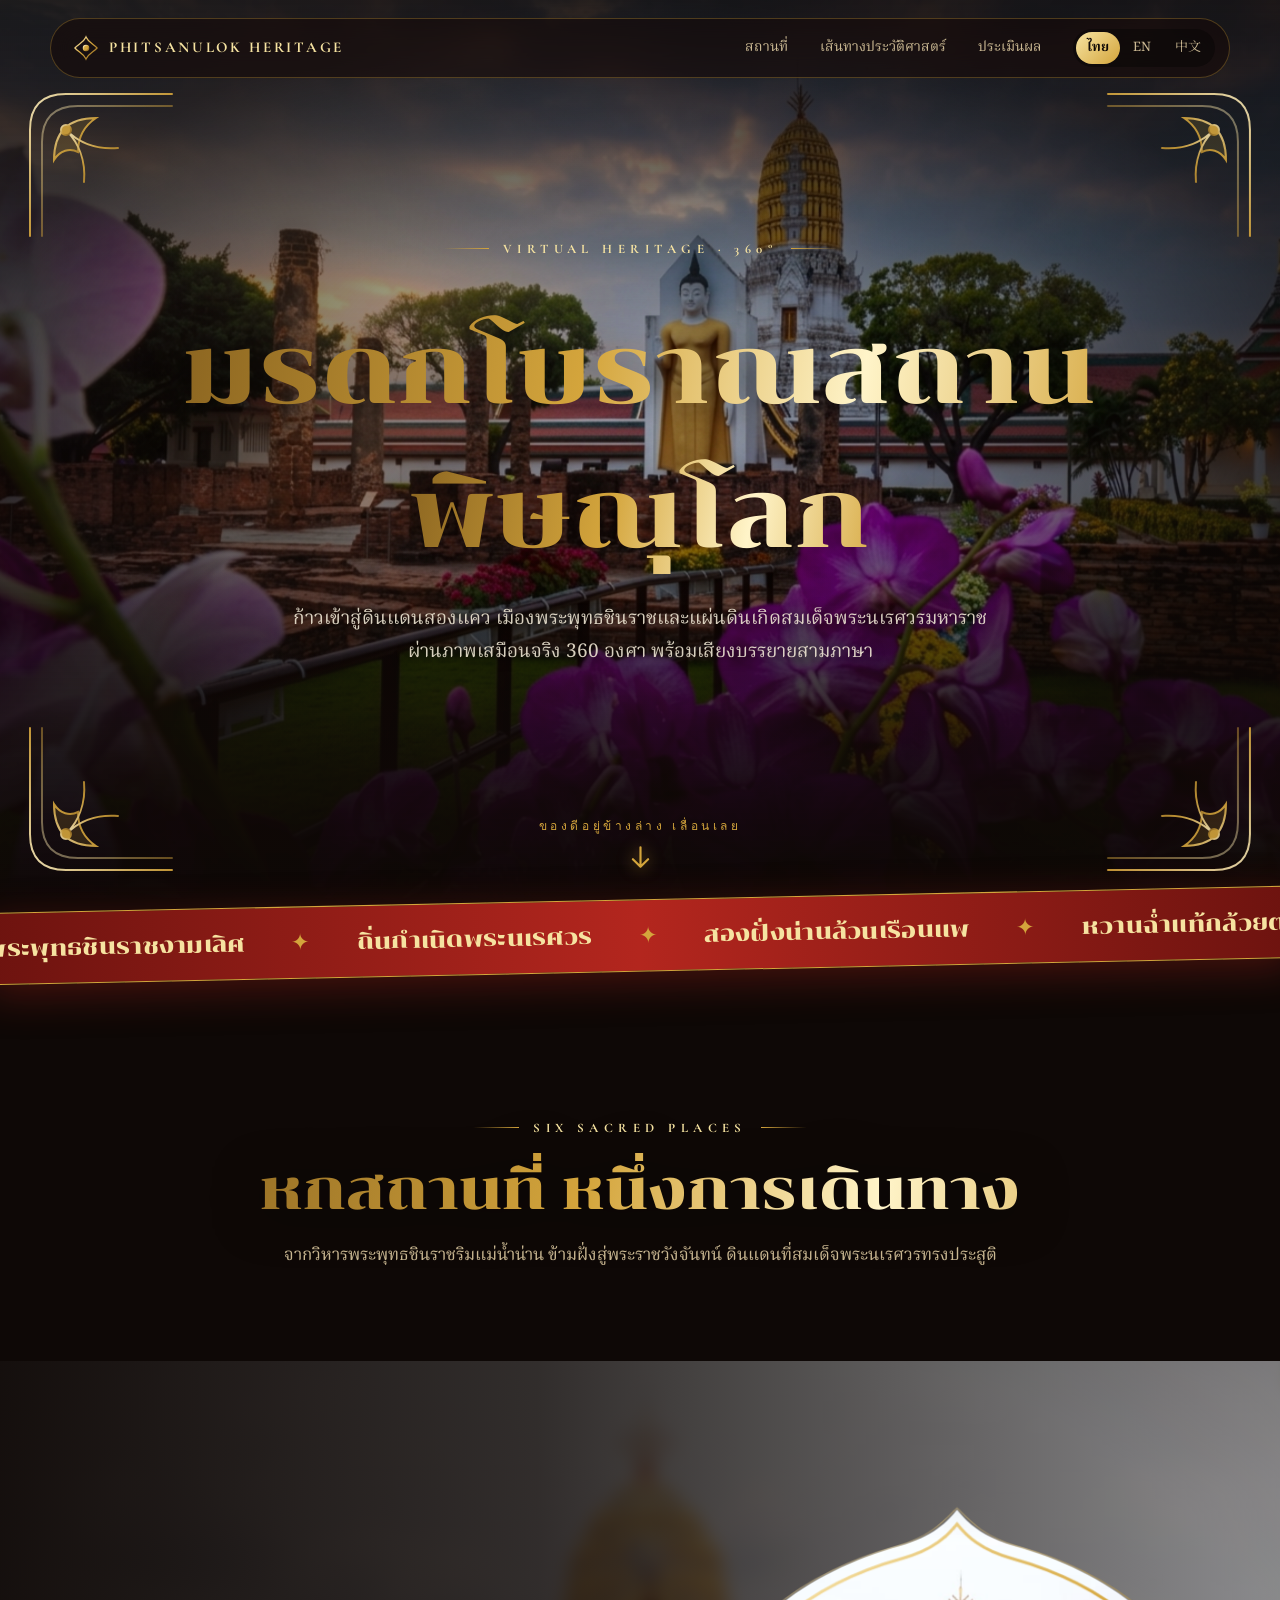
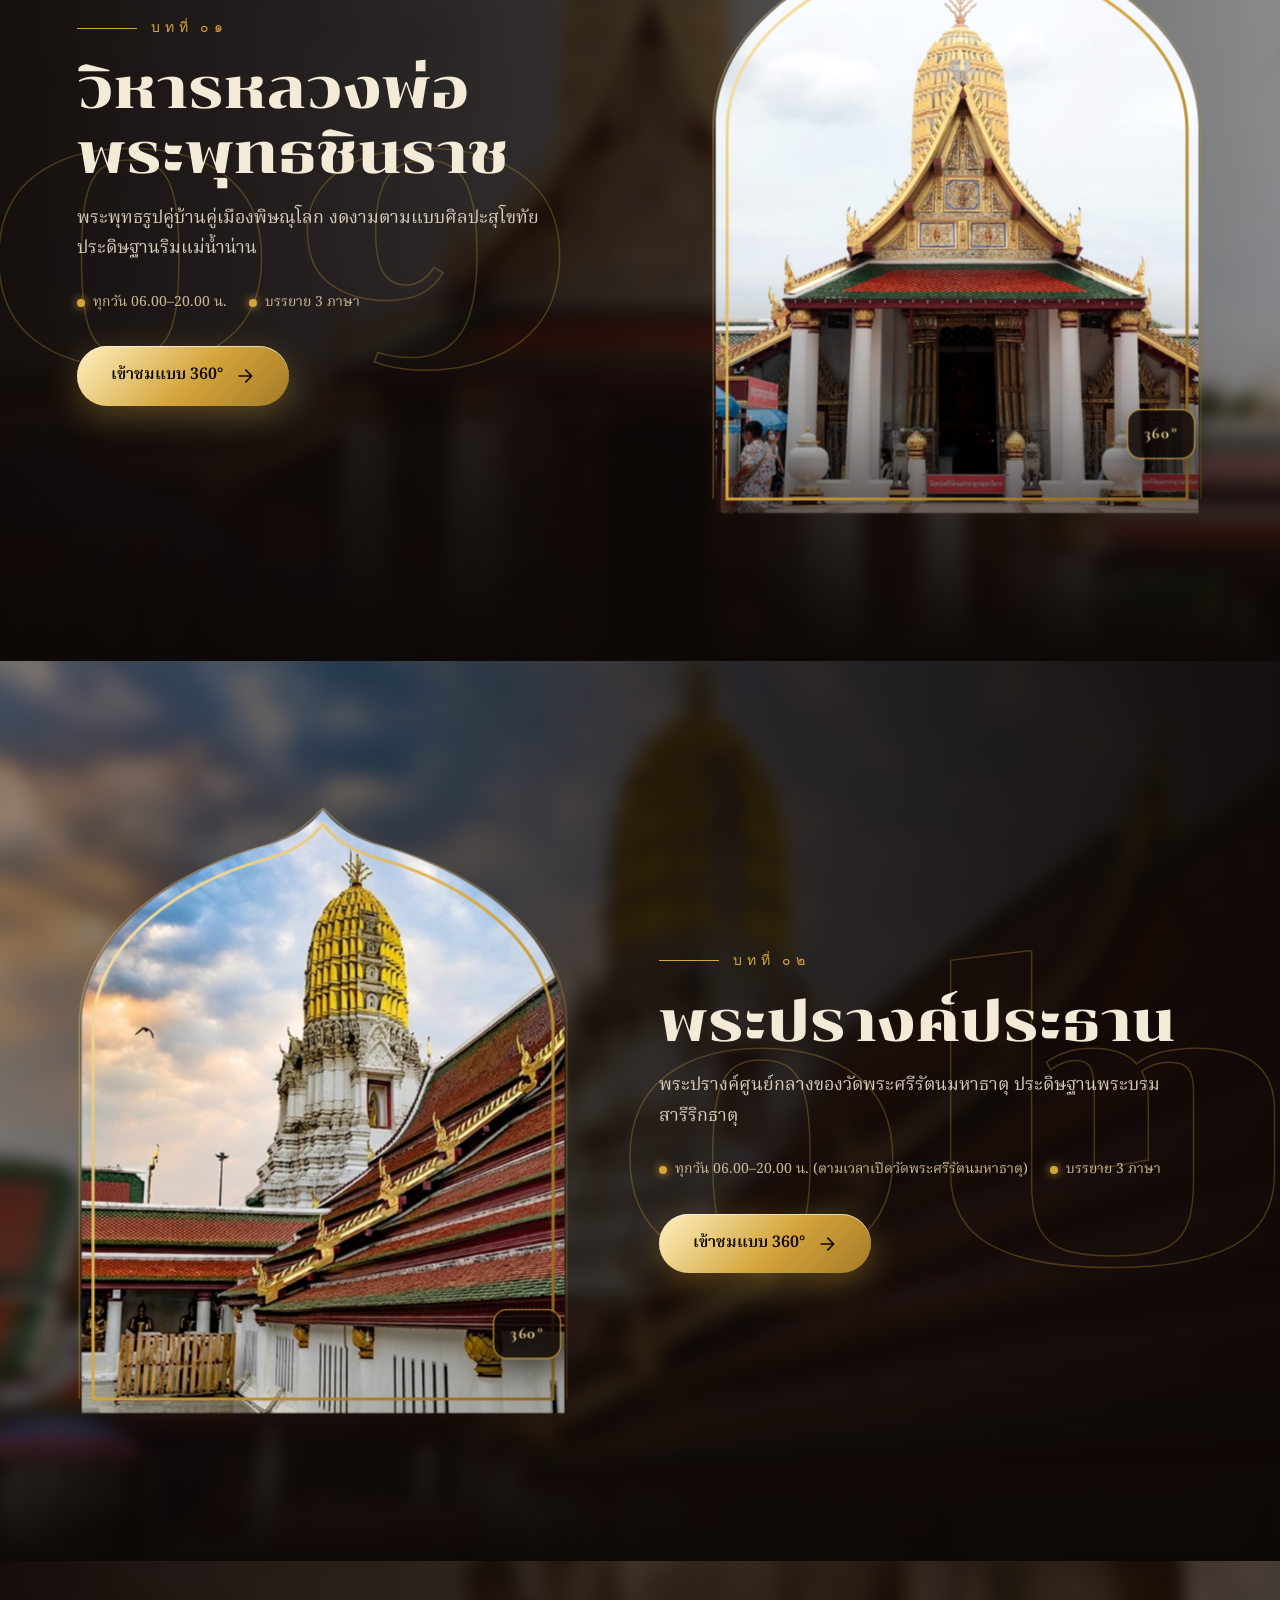
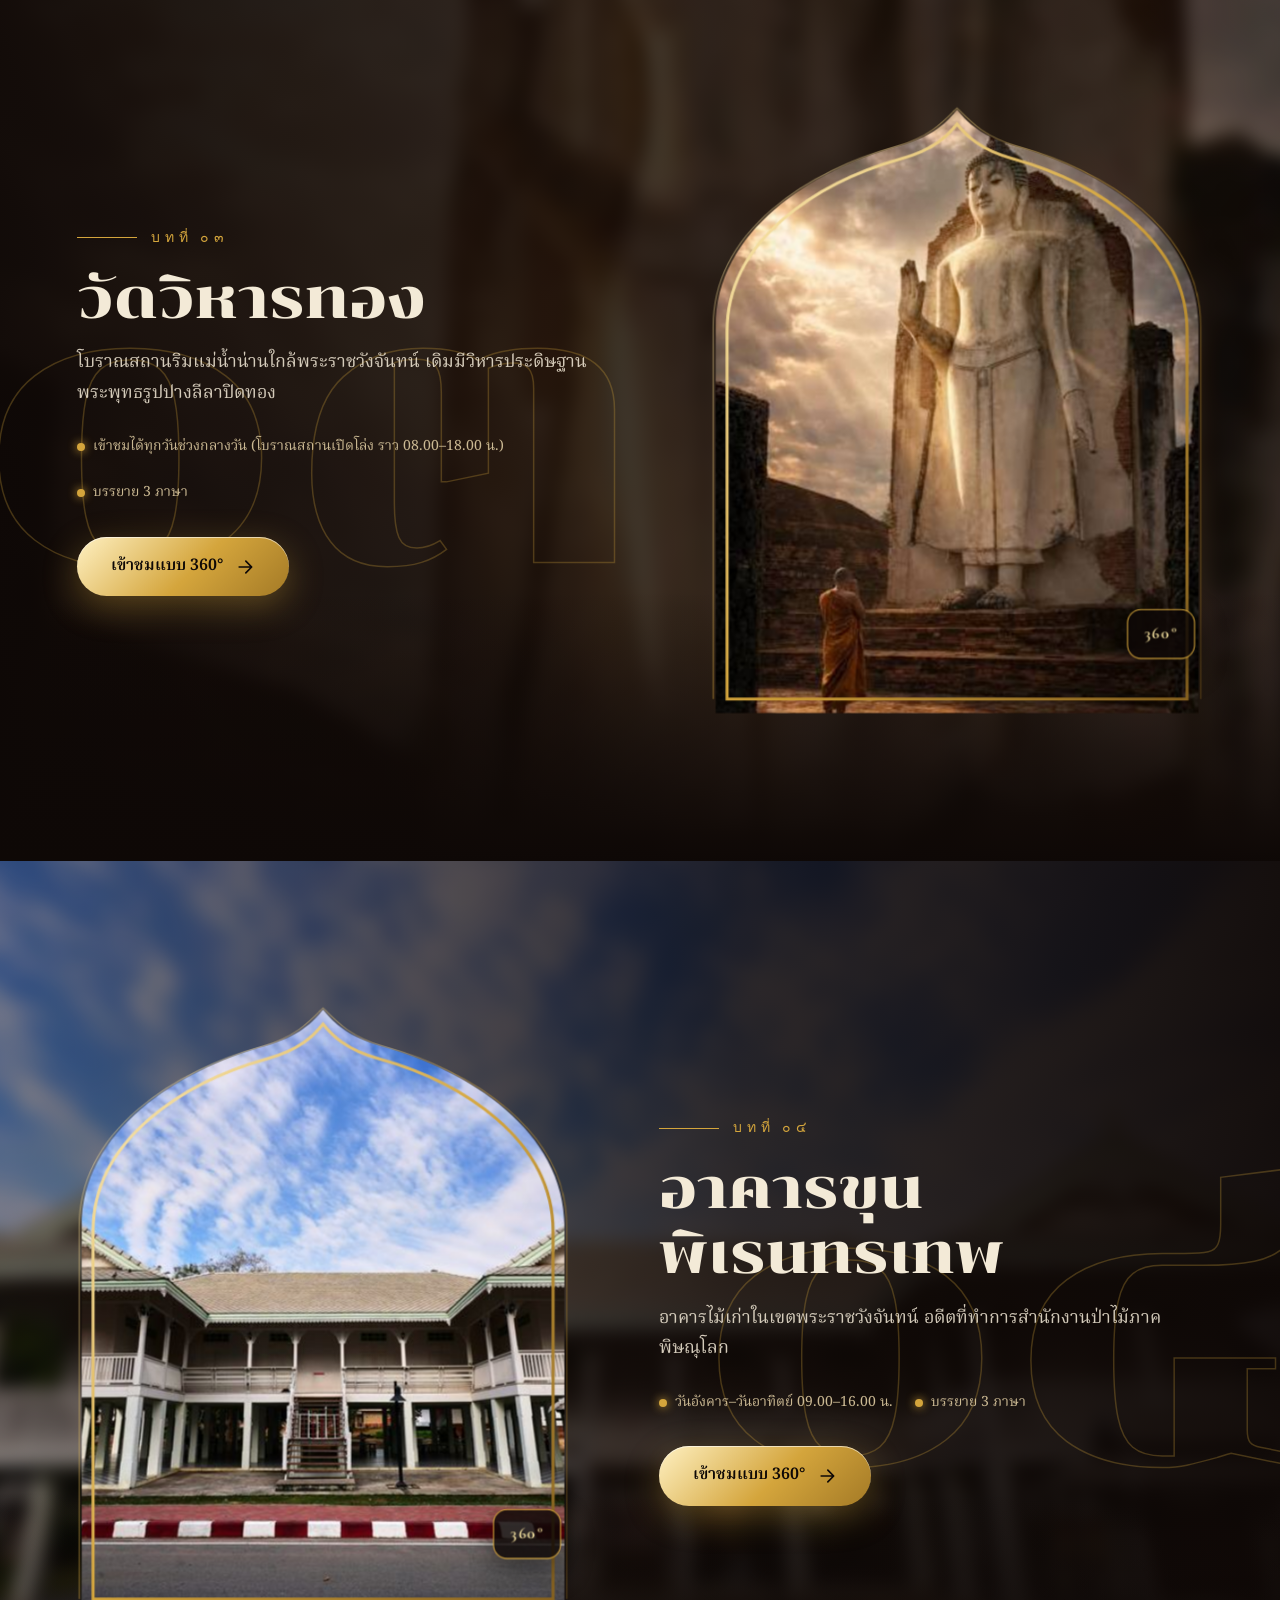
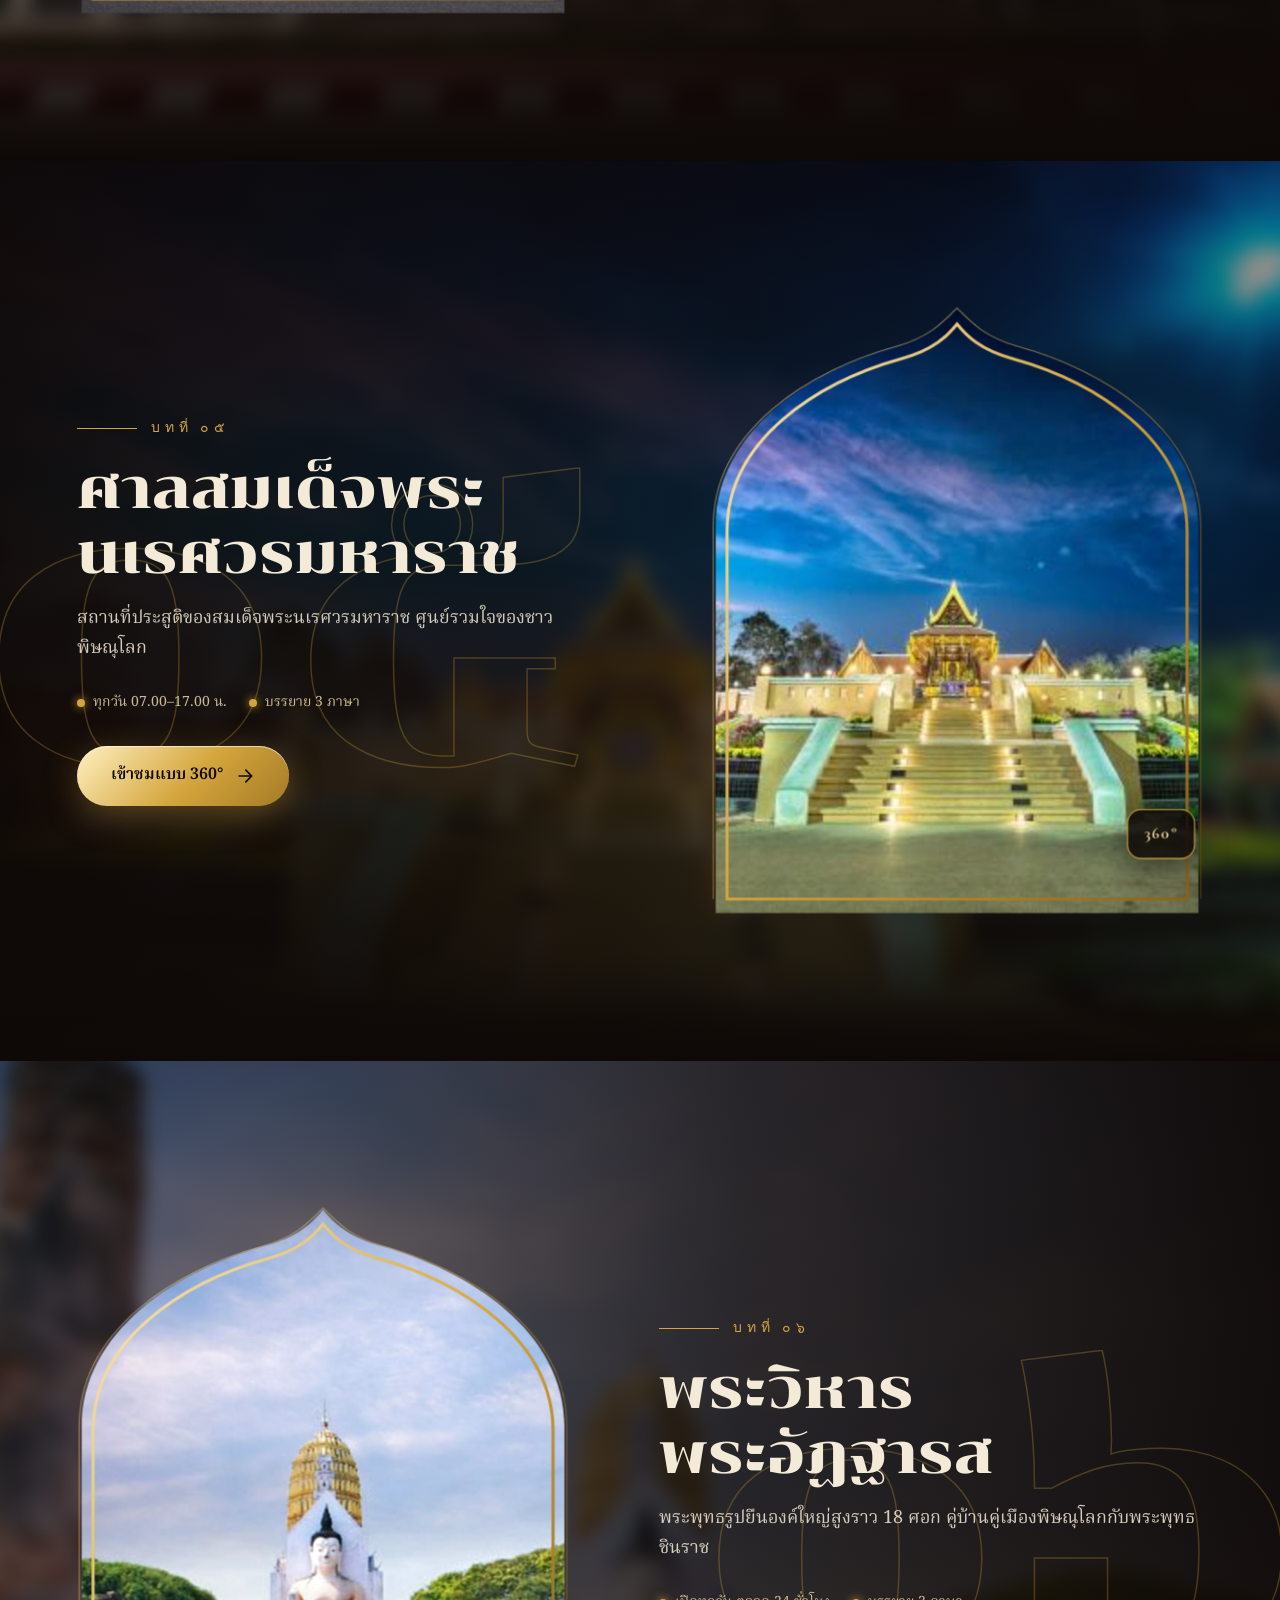
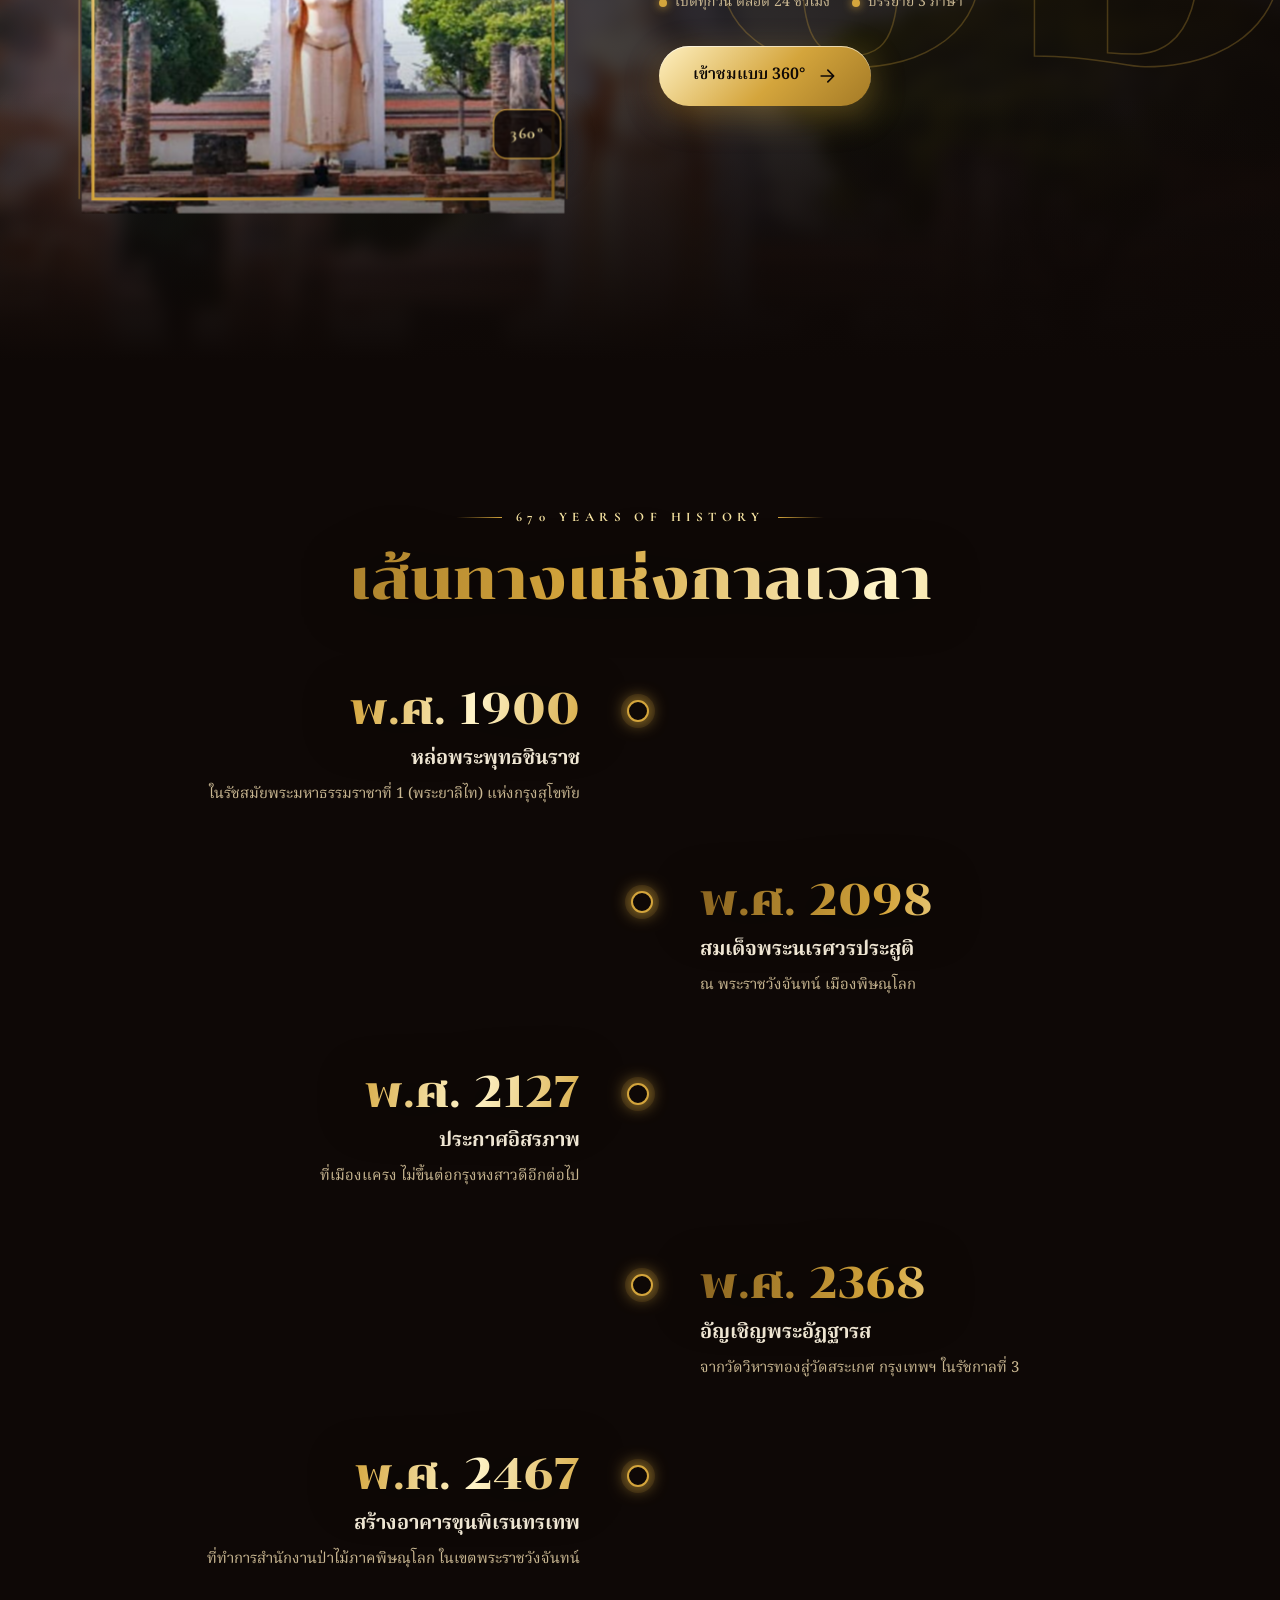
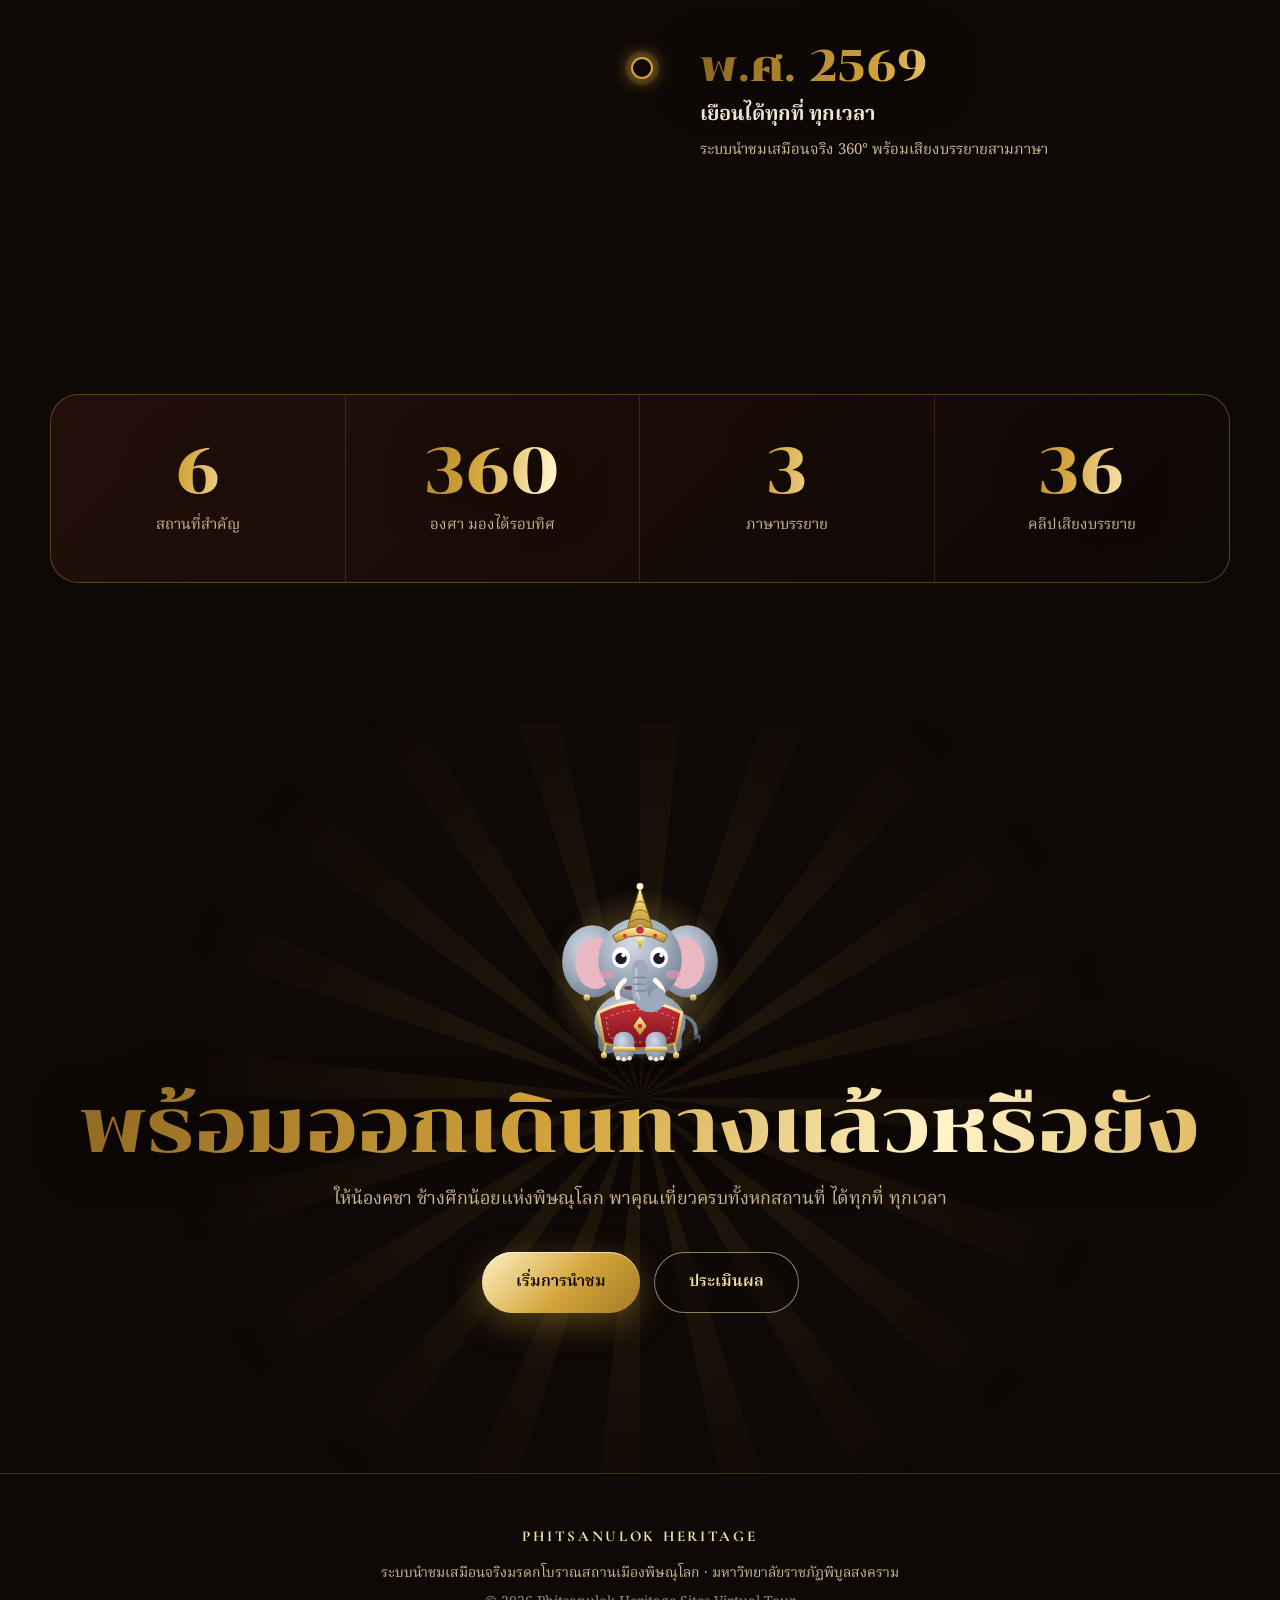
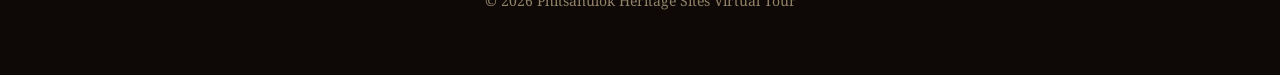
<file: index.html>
<!DOCTYPE html>
<html lang="th">
<head>
    <meta charset="UTF-8">
    <meta name="viewport" content="width=device-width, initial-scale=1.0">
    <title>มรดกโบราณสถานพิษณุโลก เสมือนจริง | Phitsanulok Heritage</title>
    <meta name="description" content="ระบบนำชมเสมือนจริงมรดกโบราณสถานเมืองพิษณุโลก 360 องศา พร้อมเสียงบรรยายสามภาษา">
    <link rel="preconnect" href="https://fonts.googleapis.com">
    <link rel="preconnect" href="https://fonts.gstatic.com" crossorigin>
    <link rel="stylesheet" href="css/guide.css?v=2">
    <link rel="stylesheet" href="css/v2.css?v=10">
</head>
<body class="locked">
    <!-- Shared SVG shapes: Thai arch clip + ornaments -->
    <svg width="0" height="0" style="position:absolute" aria-hidden="true">
        <defs>
            <clipPath id="archClip" clipPathUnits="objectBoundingBox">
                <path d="M0,1 L0,0.36 C0,0.2 0.2,0.1 0.38,0.06 C0.45,0.045 0.48,0.02 0.5,0 C0.52,0.02 0.55,0.045 0.62,0.06 C0.8,0.1 1,0.2 1,0.36 L1,1 Z"/>
            </clipPath>
            <linearGradient id="goldLine" x1="0" y1="0" x2="1" y2="1">
                <stop offset="0" stop-color="#fff1c2"/>
                <stop offset="0.5" stop-color="#d4a53c"/>
                <stop offset="1" stop-color="#8a6420"/>
            </linearGradient>
            <symbol id="corner" viewBox="0 0 150 150">
                <g fill="none" stroke="url(#goldLine)" stroke-width="2" stroke-linecap="round">
                    <path d="M4 146 V40 Q4 4 40 4 H146"/>
                    <path d="M16 146 V52 Q16 16 52 16 H146" opacity=".5"/>
                    <path d="M28 70 C28 40 44 28 70 28 C58 36 52 48 52 62 C44 58 34 60 28 70Z" fill="rgba(212,165,60,.18)"/>
                    <path d="M40 40 C52 52 60 70 58 92 M40 40 C52 52 70 60 92 58"/>
                    <circle cx="40" cy="40" r="5" fill="#d4a53c"/>
                </g>
            </symbol>
        </defs>
    </svg>

    <!-- Temple doors intro -->
    <div class="doors" id="doors">
        <div class="door door-left"></div>
        <div class="door door-right"></div>
    </div>
    <div class="seal" aria-hidden="true">
        <svg viewBox="0 0 200 200">
            <g fill="none" stroke="url(#goldLine)" stroke-width="2">
                <circle cx="100" cy="100" r="94"/>
                <circle cx="100" cy="100" r="82" stroke-dasharray="4 6"/>
                <path d="M100 18 C112 50 150 52 182 100 C150 148 112 150 100 182 C88 150 50 148 18 100 C50 52 88 50 100 18Z"/>
                <path d="M100 44 C108 66 130 72 156 100 C130 128 108 134 100 156 C92 134 70 128 44 100 C70 72 92 66 100 44Z" opacity=".6"/>
            </g>
        </svg>
        <span class="seal-text" id="sealText">ยินดีต้อนรับ</span>
    </div>

    <div class="lacquer-pattern"></div>
    <canvas id="dust"></canvas>
    <div class="cursor-glow" id="glow"></div>

    <!-- Navigation -->
    <nav class="v2-nav" id="nav">
        <a class="brand" href="#top">
            <svg viewBox="0 0 40 40"><g fill="none" stroke="url(#goldLine)" stroke-width="2"><path d="M20 3 C24 12 32 14 37 20 C32 26 24 28 20 37 C16 28 8 26 3 20 C8 14 16 12 20 3Z"/><circle cx="20" cy="20" r="4" fill="#d4a53c"/></g></svg>
            <span>PHITSANULOK HERITAGE</span>
        </a>
        <div class="nav-links">
            <a href="#sites" data-t="nav_sites">สถานที่</a>
            <a href="#timeline" data-t="nav_timeline">เส้นทางประวัติศาสตร์</a>
            <a href="evaluation.html" data-t="nav_eval" data-lang-link>ประเมินผล</a>
        </div>
        <div class="langs">
            <button data-lang="th" class="on">ไทย</button>
            <button data-lang="en">EN</button>
            <button data-lang="zh">中文</button>
        </div>
    </nav>

    <!-- Hero: slow slideshow of the pre-visit photos (360 views only inside the tour) -->
    <header class="v2-hero" id="top">
        <div class="hero-slides" id="heroSlides"></div>
        <svg class="frame-corner tl"><use href="#corner"/></svg>
        <svg class="frame-corner tr"><use href="#corner"/></svg>
        <svg class="frame-corner bl"><use href="#corner"/></svg>
        <svg class="frame-corner br"><use href="#corner"/></svg>

        <div class="hero-inner" id="heroInner">
            <div class="eyebrow" data-t="eyebrow">VIRTUAL HERITAGE · 360°</div>
            <h1 class="hero-title" id="heroTitle">มรดกโบราณสถาน พิษณุโลก</h1>
            <p class="hero-sub" data-t="hero_sub">ก้าวเข้าสู่ดินแดนสองแคว เมืองพระพุทธชินราชและแผ่นดินเกิดสมเด็จพระนเรศวรมหาราช ผ่านภาพเสมือนจริง 360 องศา พร้อมเสียงบรรยายสามภาษา</p>
        </div>
        <a class="hero-360" href="#sites">
            <span data-t="turning">ของดีอยู่ข้างล่าง เลื่อนเลย</span>
            <svg class="scroll-arrow" viewBox="0 0 24 24" fill="none" stroke="currentColor" stroke-width="2" aria-hidden="true">
                <path stroke-linecap="round" stroke-linejoin="round" d="M19 14l-7 7m0 0l-7-7m7 7V3"/>
            </svg>
        </a>
    </header>

    <!-- Ribbon -->
    <div class="ribbon" aria-hidden="true"><div class="ribbon-track" id="ribbon"></div></div>

    <!-- Intro heading for the chapters -->
    <section class="v2-section" id="sites" style="padding-bottom: 20px;">
        <div class="head reveal">
            <div class="eyebrow" data-t="sites_kicker">SIX SACRED PLACES</div>
            <h2 class="foil" data-t="sites_title">หกสถานที่ หนึ่งการเดินทาง</h2>
            <p data-t="sites_desc">จากวิหารพระพุทธชินราชริมแม่น้ำน่าน ข้ามฝั่งสู่พระราชวังจันทน์ ดินแดนที่สมเด็จพระนเรศวรทรงประสูติ</p>
        </div>
    </section>

    <!-- Chapters rendered by js/v2.js -->
    <main id="chapters"></main>

    <!-- Timeline -->
    <section class="v2-section" id="timeline">
        <div class="head reveal">
            <div class="eyebrow" data-t="tl_kicker">670 YEARS OF HISTORY</div>
            <h2 class="foil" data-t="tl_title">เส้นทางแห่งกาลเวลา</h2>
        </div>
        <div class="timeline" id="tl"></div>
    </section>

    <!-- Stats -->
    <section class="v2-section" style="padding-top: 20px;">
        <div class="stats reveal" id="stats"></div>
    </section>

    <!-- Finale -->
    <section class="finale">
        <div class="kacha-stage reveal" id="kachaStage"></div>
        <h2 class="foil reveal d1" data-t="fin_title">พร้อมออกเดินทางแล้วหรือยัง</h2>
        <p class="reveal d2" data-t="fin_text">ให้น้องคชา ช้างศึกน้อยแห่งพิษณุโลก พาคุณเที่ยวครบทั้งหกสถานที่ ได้ทุกที่ ทุกเวลา</p>
        <div class="reveal d3" style="display:flex;gap:14px;justify-content:center;flex-wrap:wrap">
            <a class="btn btn-gold" id="startBtn2" href="tour.html?id=wat_phra_buddha_chinnarat&lang=th"><span data-t="start">เริ่มการนำชม</span></a>
            <a class="btn btn-ghost" href="evaluation.html" data-lang-link><span data-t="nav_eval">ประเมินผล</span></a>
        </div>
    </section>

    <footer class="v2-footer">
        <div class="brand"><span>PHITSANULOK HERITAGE</span></div>
        <p data-t="footer">ระบบนำชมเสมือนจริงมรดกโบราณสถานเมืองพิษณุโลก · มหาวิทยาลัยราชภัฏพิบูลสงคราม</p>
        <p style="margin-top:6px;opacity:.7">© 2026 Phitsanulok Heritage Sites Virtual Tour</p>
    </footer>

    <script src="js/guide.js?v=2"></script>
    <script src="js/v2.js?v=17"></script>
</body>
</html>
</file>
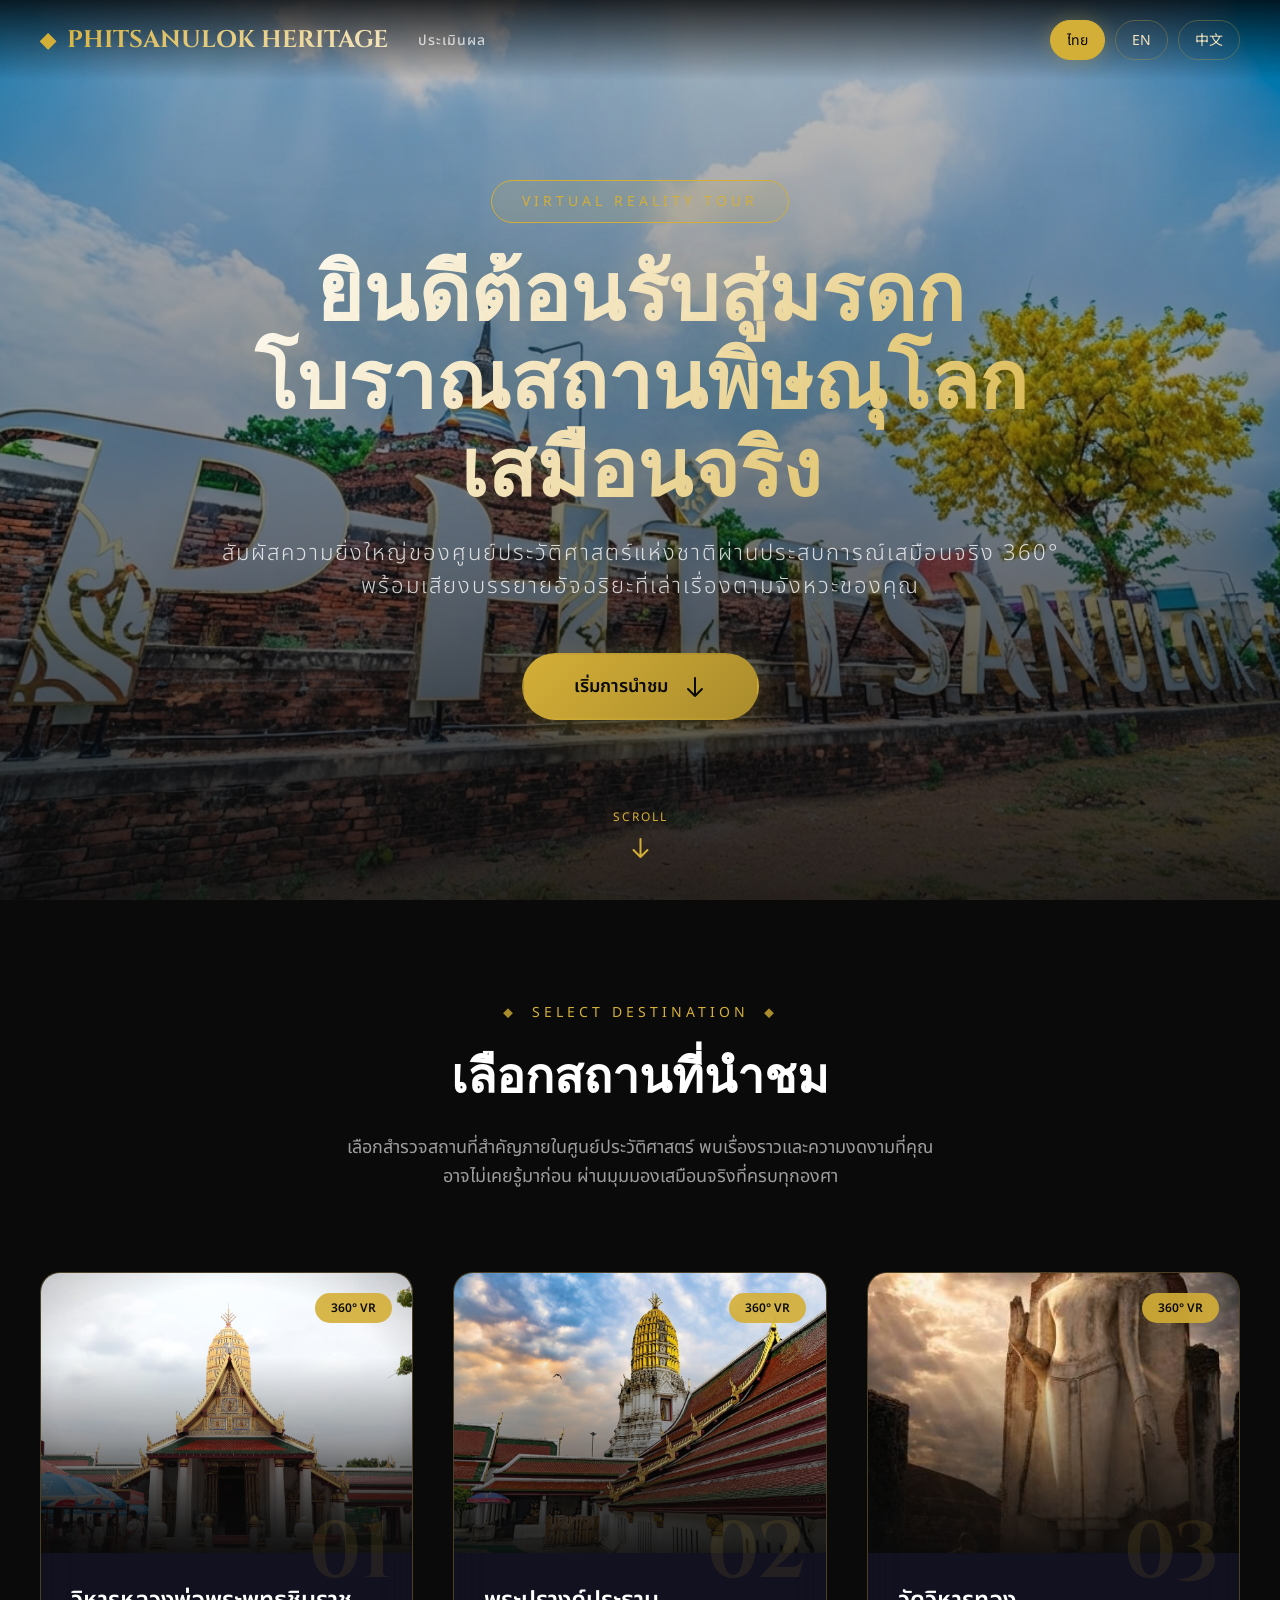
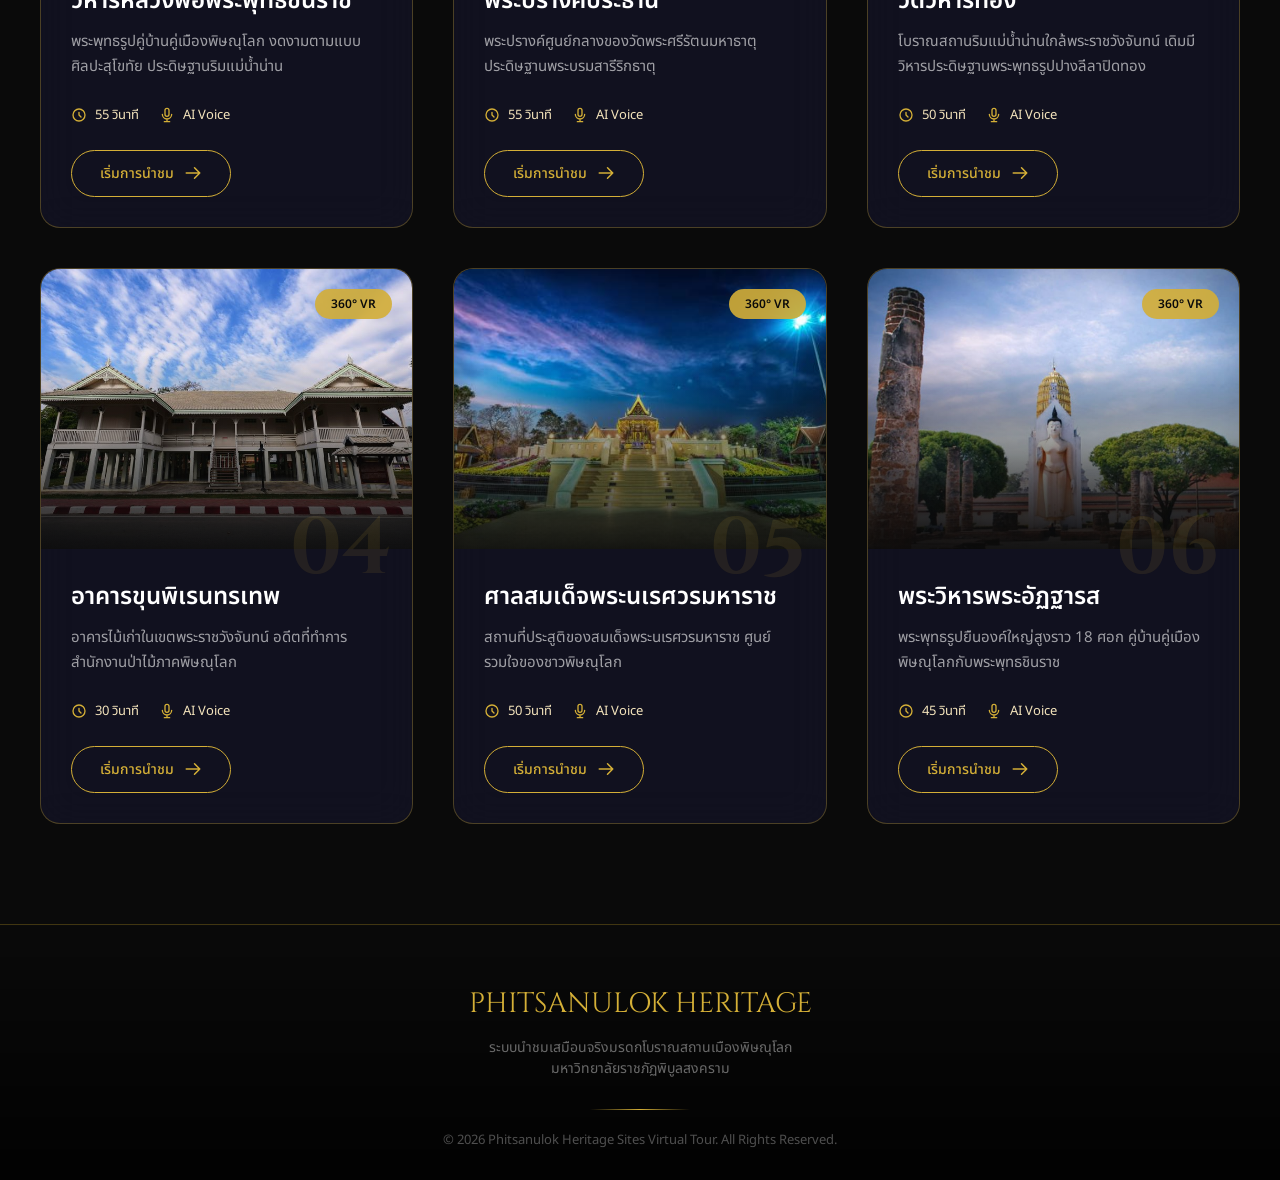
<file: index-classic.html>
<!DOCTYPE html>
<html lang="th">
<head>
    <meta charset="UTF-8">
    <meta name="viewport" content="width=device-width, initial-scale=1.0">
    <title>มรดกโบราณสถานพิษณุโลก เสมือนจริง | Phitsanulok Heritage Sites Virtual Tour</title>
    <meta name="description" content="ระบบนำชมเสมือนจริงมรดกโบราณสถานเมืองพิษณุโลก ด้วยการเล่าเรื่องแบบลำดับชั้น">
    <link rel="stylesheet" href="css/style.css">
    <link rel="preconnect" href="https://fonts.googleapis.com">
    <link rel="preconnect" href="https://fonts.gstatic.com" crossorigin>
</head>
<body>
    <!-- Loading Screen -->
    <div class="loading-screen">
        <div class="loading-text">Loading...</div>
    </div>

    <!-- Background Effects -->
    <canvas id="particles-canvas"></canvas>
    <div class="bg-gradient"></div>
    <div class="thai-pattern"></div>

    <!-- Navigation -->
    <nav class="main-nav">
        <a href="#" class="nav-logo">PHITSANULOK HERITAGE</a>
        <div class="nav-links"><a href="evaluation.html" class="nav-link">ประเมินผล</a></div><div class="nav-lang">
            <button class="lang-btn active" data-lang="th">ไทย</button>
            <button class="lang-btn" data-lang="en">EN</button>
            <button class="lang-btn" data-lang="zh">中文</button>
        </div>
    </nav>

    <!-- Hero Section -->
    <section class="hero">
        <div class="hero-bg-layer" id="heroBgA"></div>
        <div class="hero-bg-layer" id="heroBgB"></div>
        <div class="hero-overlay"></div>
        <div class="hero-content">
            <div class="hero-badge">VIRTUAL REALITY TOUR</div>
            <h1 class="hero-title" data-i18n="welcome">ยินดีต้อนรับสู่มรดกโบราณสถานพิษณุโลก เสมือนจริง</h1>
            <p class="hero-subtitle" data-i18n="hero_description">
                สัมผัสความยิ่งใหญ่ของศูนย์ประวัติศาสตร์แห่งชาติผ่านประสบการณ์เสมือนจริง 360° พร้อมเสียงบรรยายอัจฉริยะที่เล่าเรื่องตามจังหวะของคุณ
            </p>
            <a href="tour.html?id=wat_phra_buddha_chinnarat&lang=th" class="hero-cta">
                <span data-i18n="start_tour">เริ่มการนำชม</span>
                <svg fill="none" stroke="currentColor" viewBox="0 0 24 24">
                    <path stroke-linecap="round" stroke-linejoin="round" stroke-width="2" d="M19 14l-7 7m0 0l-7-7m7 7V3"/>
                </svg>
            </a>
        </div>
        <div class="scroll-indicator">
            <span>SCROLL</span>
            <svg width="24" height="24" fill="none" stroke="currentColor" viewBox="0 0 24 24">
                <path stroke-linecap="round" stroke-linejoin="round" stroke-width="2" d="M19 14l-7 7m0 0l-7-7m7 7V3"/>
            </svg>
        </div>
    </section>

    <!-- Locations Section -->
    <section class="locations-section" id="locations">
        <div class="section-header">
            <div class="section-label" data-i18n="section_label">Select Destination</div>
            <h2 class="section-title" data-i18n="select_location">เลือกสถานที่นำชม</h2>
            <p class="section-desc" data-i18n="section_description">
                เลือกสำรวจสถานที่สำคัญภายในศูนย์ประวัติศาสตร์ พบเรื่องราวและความงดงามที่คุณอาจไม่เคยรู้มาก่อน ผ่านมุมมองเสมือนจริงที่ครบทุกองศา
            </p>
        </div>
        <div class="locations-grid">
            <!-- Cards will be rendered by JavaScript -->
        </div>
    </section>

    <!-- Footer -->
    <footer class="main-footer">
        <div class="footer-logo">PHITSANULOK HERITAGE</div>
        <p class="footer-text">
            ระบบนำชมเสมือนจริงมรดกโบราณสถานเมืองพิษณุโลก<br>
            มหาวิทยาลัยราชภัฏพิบูลสงคราม
        </p>
        <div class="footer-divider"></div>
        <p class="footer-copy">© 2026 Phitsanulok Heritage Sites Virtual Tour. All Rights Reserved.</p>
    </footer>

    <script src="js/main.js?v=2"></script>
</body>
</html>
</file>
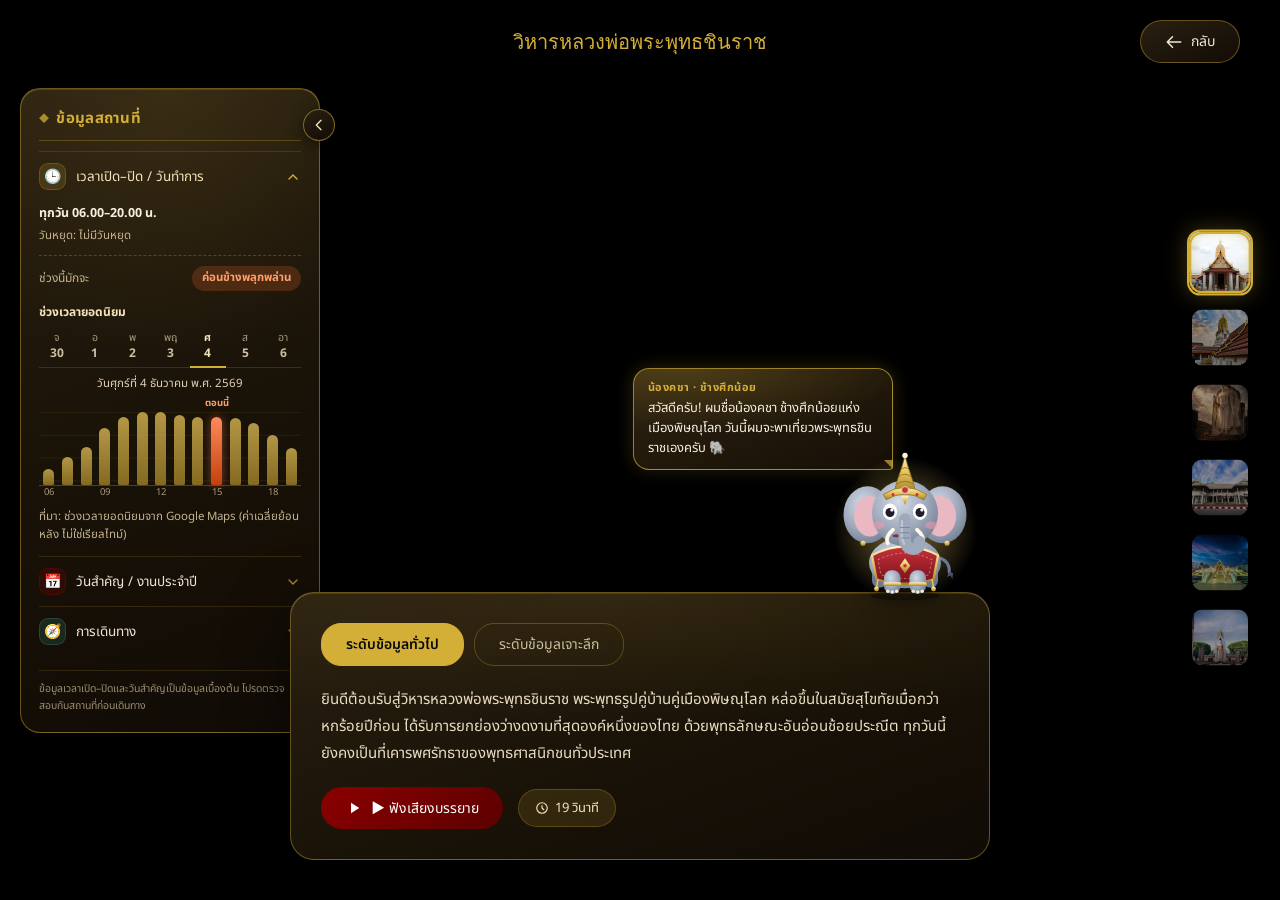
<file: tour.html>
<!DOCTYPE html>
<html lang="th">
<head>
    <meta charset="UTF-8">
    <meta name="viewport" content="width=device-width, initial-scale=1.0">
    <title>Virtual Tour - Phitsanulok Heritage</title>
    <meta name="description" content="360° Virtual Tour of Phitsanulok Heritage Sites">

    <!-- A-Frame for Web VR -->
    <script src="https://aframe.io/releases/1.4.2/aframe.min.js"></script>

    <link rel="stylesheet" href="css/style.css">
    <link rel="stylesheet" href="css/guide.css?v=2">
    <link rel="preconnect" href="https://fonts.googleapis.com">
    <link rel="preconnect" href="https://fonts.gstatic.com" crossorigin>
</head>
<body style="margin:0; overflow:hidden; background:#000;">

    <!-- Loading Screen -->
    <div class="loading-screen">
        <div class="loading-text">กำลังโหลดสภาพแวดล้อมเสมือนจริง...</div>
    </div>

    <!-- A-Frame Scene -->
    <a-scene
        embedded
        renderer="antialias: true; colorManagement: true; highRefreshRate: true; anisotropy: 16"
        vr-mode-ui="enabled: false"
        loading-screen="enabled: false">

        <!-- 360 Sky (equirectangular panoramas); plain dark for non-360 stops -->
        <a-sky
            id="vr-sky"
            animation="property: material.opacity; from: 0; to: 1; dur: 1000">
        </a-sky>

        <!-- Camera with cursor -->
        <a-entity position="0 1.6 0">
            <a-camera look-controls="reverseMouseDrag: true" wasd-controls="enabled: false">
                <!-- Framed photo for stops that only have a regular photo, not a 360
                     panorama. Parented to the camera so it always stays in view. -->
                <a-image id="flat-photo" visible="false" position="0 0 -4"
                         material="shader: flat; side: double"></a-image>
            </a-camera>
        </a-entity>

        <!-- Ambient light -->
        <a-light type="ambient" color="#FFF" intensity="0.6"></a-light>
        <a-light type="directional" color="#FFF" intensity="0.4" position="-1 2 1"></a-light>
    </a-scene>

    <!-- UI Overlay -->
    <div class="tour-ui">
        <!-- Header -->
        <div class="tour-header">
            <!-- Invisible twin of the back button so the title stays centred -->
            <span class="tour-back" style="visibility:hidden" aria-hidden="true">
                <svg width="18" height="18" viewBox="0 0 24 24"></svg>
                <span>กลับ</span>
            </span>
            <div class="tour-title">วิหารหลวงพ่อพระพุทธชินราช</div>
            <a href="index.html" class="tour-back">
                <svg width="18" height="18" fill="none" stroke="currentColor" viewBox="0 0 24 24">
                    <path stroke-linecap="round" stroke-linejoin="round" stroke-width="2" d="M10 19l-7-7m0 0l7-7m-7 7h18"/>
                </svg>
                <span>กลับ</span>
            </a>
        </div>

        <!-- Scene Selector (Right Side) — thumbnails rendered dynamically for all 7 locations -->
        <div class="scene-selector">
            <!-- Thumbnails rendered by js/tour.js -->
        </div>

        <!-- Site Info Panel (Left Side) — opening days, sacred-day calendar, route map -->
        <div class="site-panel" id="sitePanel">
            <button class="site-panel-toggle" type="button" aria-label="ย่อ/ขยายแผงข้อมูล">
                <svg viewBox="0 0 24 24" fill="none" stroke="currentColor" stroke-width="2">
                    <path stroke-linecap="round" stroke-linejoin="round" d="M15 19l-7-7 7-7"/>
                </svg>
            </button>
            <div class="site-panel-inner">
                <h3 class="site-panel-title">ข้อมูลสถานที่</h3>
                <div class="site-acc">
                    <section class="acc-item open" data-acc="hours">
                        <button class="acc-head" type="button">
                            <span class="acc-ico" aria-hidden="true">🕒</span>
                            <span class="acc-label">เวลาเปิด–ปิด / วันทำการ</span>
                            <svg class="acc-chev" viewBox="0 0 24 24" fill="none" stroke="currentColor" stroke-width="2"><path stroke-linecap="round" stroke-linejoin="round" d="M6 9l6 6 6-6"/></svg>
                        </button>
                        <div class="acc-body" data-body="hours"></div>
                    </section>
                    <section class="acc-item" data-acc="events">
                        <button class="acc-head" type="button">
                            <span class="acc-ico" aria-hidden="true">📅</span>
                            <span class="acc-label">วันสำคัญ / งานประจำปี</span>
                            <svg class="acc-chev" viewBox="0 0 24 24" fill="none" stroke="currentColor" stroke-width="2"><path stroke-linecap="round" stroke-linejoin="round" d="M6 9l6 6 6-6"/></svg>
                        </button>
                        <div class="acc-body" data-body="events"></div>
                    </section>
                    <section class="acc-item" data-acc="route">
                        <button class="acc-head" type="button">
                            <span class="acc-ico" aria-hidden="true">🧭</span>
                            <span class="acc-label">การเดินทาง</span>
                            <svg class="acc-chev" viewBox="0 0 24 24" fill="none" stroke="currentColor" stroke-width="2"><path stroke-linecap="round" stroke-linejoin="round" d="M6 9l6 6 6-6"/></svg>
                        </button>
                        <div class="acc-body" data-body="route">
                            <div class="route-map"></div>
                            <div class="route-info"></div>
                        </div>
                    </section>
                </div>
                <p class="site-note"></p>
            </div>
        </div>

        <!-- Info Panel (Bottom) -->
        <div class="info-panel">
            <div class="info-tabs">
                <button class="info-tab active" data-layer="overview">ระดับข้อมูลทั่วไป</button>
                <button class="info-tab" data-layer="deep_dive">ระดับข้อมูลเจาะลึก</button>
            </div>
            <div class="info-content">
                ยินดีต้อนรับสู่วิหารหลวงพ่อพระพุทธชินราช พระพุทธรูปคู่บ้านคู่เมืองพิษณุโลก หล่อขึ้นในสมัยสุโขทัยเมื่อกว่าเจ็ดร้อยปีก่อน ได้รับการยกย่องว่างดงามที่สุดองค์หนึ่งของไทย ด้วยพุทธลักษณะอันอ่อนช้อยประณีต ทุกวันนี้ยังคงเป็นที่เคารพศรัทธาของพุทธศาสนิกชนทั่วประเทศ
            </div>
            <div class="info-actions">
                <button class="btn-speak">
                    <svg width="18" height="18" fill="currentColor" viewBox="0 0 24 24">
                        <path d="M8 5v14l11-7z"/>
                    </svg>
                    <span>▶ ฟังเสียงบรรยาย</span>
                </button>
                <span class="duration-badge">
                    <svg width="14" height="14" fill="none" stroke="currentColor" viewBox="0 0 24 24">
                        <path stroke-linecap="round" stroke-linejoin="round" stroke-width="2" d="M12 8v4l3 3m6-3a9 9 0 11-18 0 9 9 0 0118 0z"/>
                    </svg>
                    <span>55 วินาที</span>
                </span>
            </div>
        </div>
    </div>

    <script src="js/guide.js?v=2"></script>
    <script src="js/tour.js?v=12"></script>
</body>
</html>
</file>
<file: css/guide.css>
/* ============================================
   "น้องคชา" ELEPHANT GUIDE (js/guide.js)
   transform-origin values use the SVG's 200x210 viewBox units.
   ============================================ */
.kacha {
    position: fixed;
    width: 150px;
    z-index: 5;
    transition: opacity 0.35s ease, transform 0.35s ease;
}

.kacha.is-hidden { opacity: 0; transform: translateY(20px) scale(0.6); pointer-events: none; }

.kacha-body {
    display: block;
    width: 100%;
    padding: 0;
    background: none;
    border: 0;
    cursor: pointer;
    -webkit-tap-highlight-color: transparent;
}

.kacha-svg {
    display: block;
    width: 100%;
    height: auto;
    overflow: visible;
    filter: drop-shadow(0 6px 10px rgba(0, 0, 0, 0.45));
    transform-origin: 50% 100%;
}

.kacha-svg * { transform-box: view-box; }

.k-shadow { fill: rgba(0, 0, 0, 0.35); transform-origin: 100px 201px; animation: k-shadow 3.2s ease-in-out infinite; }
.k-aura { transform-origin: 100px 112px; animation: k-aura 3.2s ease-in-out infinite; }
.k-bob { animation: k-breathe 3.2s ease-in-out infinite; transform-origin: 100px 200px; }
.k-head { transform-origin: 100px 135px; }
.k-ear-l { transform-origin: 78px 82px; animation: k-ear-l 4.5s ease-in-out infinite; }
.k-ear-r { transform-origin: 122px 82px; animation: k-ear-r 4.5s ease-in-out infinite; }
.k-trunk { transform-origin: 100px 99px; animation: k-trunk 4s ease-in-out infinite; }
.k-tail { transform-origin: 144px 150px; animation: k-tail 1.6s ease-in-out infinite; }
.k-tassel-l { transform-origin: 64px 179px; animation: k-tassel 3.2s ease-in-out infinite; }
.k-tassel-r { transform-origin: 136px 179px; animation: k-tassel 3.2s ease-in-out infinite reverse; }
.k-eye { transform-box: fill-box; transform-origin: center; animation: k-blink 5s infinite; }
.k-pupil { transition: transform 0.12s ease-out; }
.k-gem { transform-box: fill-box; transform-origin: center; animation: k-gem 2.2s ease-in-out infinite; }
.k-mouth { transform-box: fill-box; transform-origin: center; transform: scaleY(0.45); }
.k-happy { opacity: 0; }
.kacha.happy .k-happy { opacity: 1; }
.kacha.happy .k-eye { opacity: 0; }
.kacha.happy .k-mouth { transform: scaleY(1.1); }

@keyframes k-breathe { 0%, 100% { transform: translateY(0) scale(1, 1); } 50% { transform: translateY(-2px) scale(1.012, 0.99); } }
@keyframes k-shadow { 0%, 100% { transform: scaleX(1); opacity: 1; } 50% { transform: scaleX(0.94); opacity: 0.8; } }
@keyframes k-aura { 0%, 100% { opacity: 0.55; transform: scale(0.96); } 50% { opacity: 1; transform: scale(1.04); } }
@keyframes k-ear-l { 0%, 70%, 100% { transform: rotate(0); } 78% { transform: rotate(-12deg); } 86% { transform: rotate(3deg); } 92% { transform: rotate(-7deg); } }
@keyframes k-ear-r { 0%, 70%, 100% { transform: rotate(0); } 78% { transform: rotate(12deg); } 86% { transform: rotate(-3deg); } 92% { transform: rotate(7deg); } }
@keyframes k-trunk { 0%, 100% { transform: rotate(-4deg); } 50% { transform: rotate(5deg); } }
@keyframes k-tail { 0%, 100% { transform: rotate(-8deg); } 50% { transform: rotate(14deg); } }
@keyframes k-tassel { 0%, 100% { transform: rotate(-6deg); } 50% { transform: rotate(6deg); } }
@keyframes k-blink { 0%, 94%, 100% { transform: scaleY(1); } 96% { transform: scaleY(0.1); } }
@keyframes k-gem { 0%, 100% { opacity: 0.7; transform: scale(0.8); } 50% { opacity: 1; transform: scale(1.35); } }

/* Talking along with the narration */
.kacha.is-talking .k-trunk { animation: k-trunk-talk 0.7s ease-in-out infinite; }
.kacha.is-talking .k-mouth { animation: k-mouth 0.28s ease-in-out infinite alternate; }
.kacha.is-talking .k-head { animation: k-nod 1.4s ease-in-out infinite; }
.kacha.is-talking .k-aura { animation-duration: 1.4s; }

@keyframes k-trunk-talk { 0%, 100% { transform: rotate(-12deg); } 50% { transform: rotate(9deg); } }
@keyframes k-mouth { from { transform: scaleY(0.35); } to { transform: scaleY(1.05); } }
@keyframes k-nod { 0%, 100% { transform: rotate(-2.5deg); } 50% { transform: rotate(2.5deg) translateY(1px); } }

/* One-off moves */
.kacha.enter .kacha-svg { animation: k-enter 1.1s cubic-bezier(0.3, 0.7, 0.4, 1) both; }
.kacha.jump .kacha-svg { animation: k-jump 0.7s ease-out; }
.kacha.trumpet .kacha-svg { animation: k-jump 0.8s ease-out; }
.kacha.trumpet .k-trunk { animation: k-trumpet 1s ease-out; }
.kacha.trumpet .k-ear-l { animation: k-ear-l 0.5s ease-in-out -0.35s 2; }
.kacha.trumpet .k-ear-r { animation: k-ear-r 0.5s ease-in-out -0.35s 2; }

@keyframes k-enter {
    0% { transform: translateY(-140px) scale(0.3) rotate(-25deg); opacity: 0; }
    45% { transform: translateY(8px) scale(1.06, 0.9) rotate(4deg); opacity: 1; }
    65% { transform: translateY(-14px) scale(0.97, 1.04) rotate(-2deg); }
    82% { transform: translateY(2px) scale(1.02, 0.97); }
    100% { transform: none; }
}
@keyframes k-jump {
    0% { transform: none; }
    18% { transform: scale(1.08, 0.88); }
    45% { transform: translateY(-26px) scale(0.95, 1.07) rotate(-3deg); }
    72% { transform: translateY(0) scale(1.06, 0.92); }
    100% { transform: none; }
}
@keyframes k-trumpet {
    0% { transform: rotate(0); }
    30%, 65% { transform: rotate(-38deg); }
    45% { transform: rotate(-44deg); }
    100% { transform: rotate(0); }
}

/* Speech bubble */
.kacha-bubble {
    position: absolute;
    right: 58%;
    bottom: 84%;
    width: max-content;
    max-width: min(260px, 70vw);
    padding: 10px 14px 11px;
    border-radius: 16px 16px 4px 16px;
    background:
        radial-gradient(120% 90% at 20% 0%, rgba(212, 175, 55, 0.2), transparent 70%),
        linear-gradient(160deg, #2e2311, #160f06);
    border: 1px solid rgba(212, 175, 55, 0.7);
    box-shadow: 0 10px 30px rgba(0, 0, 0, 0.5), 0 0 18px rgba(212, 175, 55, 0.25);
    color: #f5efdf;
    font-size: 13px;
    line-height: 1.55;
    opacity: 0;
    transform: translateY(8px) scale(0.9);
    transform-origin: 100% 100%;
    transition: opacity 0.25s ease, transform 0.3s cubic-bezier(0.3, 1.5, 0.5, 1);
    pointer-events: none;
}

.kacha-bubble.show { opacity: 1; transform: none; }

.kacha-bubble::after {
    content: "";
    position: absolute;
    right: -1px;
    bottom: -9px;
    border: 9px solid transparent;
    border-top-color: rgba(212, 175, 55, 0.7);
    border-right-width: 0;
}

.kacha-name {
    display: block;
    margin-bottom: 2px;
    font-size: 11px;
    letter-spacing: 0.04em;
    color: var(--royal-gold);
}

.kacha-text { display: block; min-height: 1.55em; }

/* Hide / bring back */
.kacha-close {
    position: absolute;
    top: 14%;
    right: 2%;
    width: 22px;
    height: 22px;
    border-radius: 50%;
    border: 1px solid rgba(212, 175, 55, 0.5);
    background: rgba(20, 14, 6, 0.85);
    color: var(--royal-gold-light);
    font-size: 14px;
    line-height: 1;
    cursor: pointer;
    opacity: 0;
    transition: opacity 0.2s ease;
    z-index: 1;
}

.kacha:hover .kacha-close, .kacha-close:focus-visible { opacity: 1; }
@media (hover: none) { .kacha-close { opacity: 0.7; } }

.kacha-restore {
    position: fixed;
    width: 44px;
    height: 44px;
    border-radius: 50%;
    border: 1px solid rgba(212, 175, 55, 0.6);
    background: radial-gradient(circle at 35% 30%, #3a2c14, #140e06);
    box-shadow: 0 6px 16px rgba(0, 0, 0, 0.5), 0 0 14px rgba(212, 175, 55, 0.3);
    font-size: 22px;
    cursor: pointer;
    z-index: 5;
    opacity: 0;
    transform: scale(0.5);
    transition: opacity 0.3s ease, transform 0.3s cubic-bezier(0.3, 1.5, 0.5, 1);
}

.kacha-restore { pointer-events: none; }
.kacha-restore.show { opacity: 1; transform: none; pointer-events: auto; }
.kacha-restore.show:hover { transform: scale(1.1); }
.kacha-restore.free { right: 20px; bottom: 20px; z-index: 150; }

/* Sparkles, hearts and music notes */
.kacha-fx { position: absolute; inset: 0; pointer-events: none; }

.kacha-spark {
    position: absolute;
    left: 50%;
    top: 45%;
    color: #ffd86b;
    text-shadow: 0 0 8px rgba(255, 216, 107, 0.9);
    animation: k-spark 1s ease-out forwards;
}

.kacha-note {
    position: absolute;
    left: 62%;
    top: 58%;
    font-size: 16px;
    color: var(--royal-gold-light);
    text-shadow: 0 0 6px rgba(212, 175, 55, 0.8);
    animation: k-note 2.2s ease-out forwards;
}

@keyframes k-spark {
    0% { transform: translate(-50%, -50%) scale(0.2); opacity: 1; }
    70% { opacity: 1; }
    100% { transform: translate(calc(-50% + var(--dx)), calc(-50% + var(--dy))) scale(1) rotate(var(--rot)); opacity: 0; }
}

@keyframes k-note {
    0% { transform: translate(0, 0) scale(0.6); opacity: 0; }
    15% { opacity: 1; }
    100% { transform: translate(var(--drift), -80px) scale(1.1) rotate(15deg); opacity: 0; }
}

@media (max-width: 768px) {
    .kacha { width: 112px; }
    .kacha-bubble { font-size: 12px; }
}

@media (max-width: 480px) {
    .kacha { width: 86px; }
    .kacha-bubble { max-width: 64vw; padding: 8px 11px 9px; }
    .kacha-restore { width: 38px; height: 38px; font-size: 19px; }
}

/* A quick nod ("got it") */
.kacha.nod .k-head { animation: k-nod-once 0.5s ease-out; }
@keyframes k-nod-once {
    0%, 100% { transform: none; }
    40% { transform: rotate(-6deg) translateY(2px); }
    70% { transform: rotate(4deg); }
}

/* ============================================
   EVALUATION PAGE (js/eval-guide.js)
   ============================================ */
.kacha-eval { isolation: isolate; }

.kacha-eval.in-hero {
    position: absolute;
    right: max(2%, calc(50% - 640px));
    bottom: 64px;
    width: 190px;
    z-index: 11;
}

/* In the hero the bubble sits to his left so it clears the top menu */
.kacha-eval.in-hero .kacha-bubble { right: 86%; bottom: 50%; }

.kacha-eval.docked {
    position: fixed;
    right: 18px;
    bottom: 38px;
    width: 118px;
    z-index: 150;
}

/* Rotating golden rays behind him while he's in the hero */
.kacha-rays {
    position: absolute;
    left: 50%;
    top: 50%;
    width: 190%;
    aspect-ratio: 1;
    z-index: -1;
    pointer-events: none;
    background: repeating-conic-gradient(from 0deg, rgba(255, 216, 107, 0.26) 0deg 5deg, transparent 5deg 15deg);
    -webkit-mask: radial-gradient(circle, #000 18%, transparent 66%);
    mask: radial-gradient(circle, #000 18%, transparent 66%);
    transform: translate(-50%, -52%);
    animation: k-rays 26s linear infinite;
    transition: opacity 0.4s ease;
}

.kacha-eval.docked .kacha-rays { opacity: 0; }

@keyframes k-rays { to { transform: translate(-50%, -52%) rotate(360deg); } }

/* "ตอบแล้ว 7/15" badge under him */
.kacha-progress {
    position: absolute;
    right: 0;
    top: 100%;
    transform: translateY(-4px);
    display: flex;
    align-items: center;
    gap: 7px;
    padding: 4px 10px;
    border-radius: 999px;
    background: rgba(20, 14, 6, 0.92);
    border: 1px solid rgba(212, 175, 55, 0.55);
    box-shadow: 0 4px 12px rgba(0, 0, 0, 0.4);
    color: var(--royal-gold-light);
    font-size: 11px;
    font-weight: 700;
    white-space: nowrap;
}

.kacha-progress[hidden], .kacha-eval.in-hero .kacha-progress { display: none; }

.kp-bar {
    width: 44px;
    height: 5px;
    border-radius: 999px;
    background: rgba(212, 175, 55, 0.2);
    overflow: hidden;
}

.kp-bar i {
    display: block;
    height: 100%;
    width: 0;
    border-radius: 999px;
    background: linear-gradient(90deg, #a8862a, #ffe08a);
    transition: width 0.45s cubic-bezier(0.3, 1.4, 0.5, 1);
}

.kacha-progress.complete { border-color: #ffe08a; box-shadow: 0 0 14px rgba(255, 216, 107, 0.55); }

/* Submit button glows once every question is answered */
.submit-btn.kacha-pulse { animation: k-btn-pulse 1.4s ease-in-out infinite; }
@keyframes k-btn-pulse {
    0%, 100% { box-shadow: 0 0 0 0 rgba(212, 175, 55, 0.55); transform: scale(1); }
    50% { box-shadow: 0 0 0 12px rgba(212, 175, 55, 0); transform: scale(1.03); }
}

/* Confetti after submitting */
.kacha-confetti {
    position: fixed;
    inset: 0;
    z-index: 300;
    overflow: hidden;
    pointer-events: none;
}

.kacha-confetti i {
    position: absolute;
    top: -24px;
    border-radius: 2px;
    animation: k-confetti var(--dur) cubic-bezier(0.25, 0.6, 0.45, 1) var(--delay) forwards;
}

@keyframes k-confetti {
    0% { transform: translate(0, 0) rotate(0); opacity: 1; }
    85% { opacity: 1; }
    100% { transform: translate(var(--drift), 110vh) rotate(var(--spin)); opacity: 0; }
}

@media (max-width: 768px) {
    .kacha-eval.docked { width: 96px; right: 10px; bottom: 34px; }
}

@media (prefers-reduced-motion: reduce) {
    .kacha-svg, .kacha-svg * { animation: none !important; }
    .kacha-rays, .submit-btn.kacha-pulse { animation: none; }
}
</file>
<file: css/v2.css>
/* ============================================
   HOME PAGE v2 — "ลายรดน้ำ" (gold-on-black lacquer)
   ============================================ */
@import url('https://fonts.googleapis.com/css2?family=Chonburi&family=Noto+Serif+Thai:wght@300;400;600;700&family=Cormorant+Garamond:ital,wght@0,500;0,700;1,500&family=Noto+Serif+SC:wght@400;600;700&display=swap');

:root {
    --ink: #0e0806;
    --lacquer: #1c0b07;
    --lacquer-2: #2a120b;
    --vermillion: #b3261e;
    --vermillion-hi: #e0482f;
    --gold: #d4a53c;
    --gold-hi: #f6e3a1;
    --gold-lo: #8a6420;
    --cream: #f3ead7;
    --muted: #cbb993;
    --display: 'Chonburi', 'Cormorant Garamond', 'Noto Serif SC', serif;
    --serif: 'Noto Serif Thai', 'Cormorant Garamond', 'Noto Serif SC', serif;
    --latin: 'Cormorant Garamond', serif;
    --ease: cubic-bezier(0.2, 0.7, 0.2, 1);
}

html[lang="zh"] { --display: 'Noto Serif SC', 'Chonburi', serif; --serif: 'Noto Serif SC', serif; }

* { box-sizing: border-box; margin: 0; padding: 0; }

html { scroll-behavior: smooth; background: var(--ink); }

body {
    font-family: var(--serif);
    color: var(--cream);
    background: var(--ink);
    overflow-x: hidden;
    line-height: 1.7;
    -webkit-font-smoothing: antialiased;
}

body.locked { overflow: hidden; }

a { color: inherit; text-decoration: none; }

::selection { background: var(--gold); color: var(--ink); }

/* Faint gold kanok pattern over everything, like lacquer ware */
.lacquer-pattern {
    position: fixed;
    inset: 0;
    pointer-events: none;
    z-index: 0;
    opacity: 0.07;
    background-image: url("data:image/svg+xml,%3Csvg xmlns='http://www.w3.org/2000/svg' width='120' height='120' viewBox='0 0 120 120'%3E%3Cg fill='none' stroke='%23d4a53c' stroke-width='1.2'%3E%3Cpath d='M60 8 C72 28 92 30 112 60 C92 90 72 92 60 112 C48 92 28 90 8 60 C28 30 48 28 60 8Z'/%3E%3Cpath d='M60 30 C66 42 78 46 90 60 C78 74 66 78 60 90 C54 78 42 74 30 60 C42 46 54 42 60 30Z'/%3E%3Ccircle cx='60' cy='60' r='5'/%3E%3Cpath d='M0 0 Q14 10 10 24 M120 0 Q106 10 110 24 M0 120 Q14 110 10 96 M120 120 Q106 110 110 96'/%3E%3C/g%3E%3C/svg%3E");
    background-size: 120px 120px;
}

/* Soft gold glow that follows the pointer (desktop) */
.cursor-glow {
    position: fixed;
    left: 0;
    top: 0;
    width: 520px;
    height: 520px;
    margin: -260px 0 0 -260px;
    border-radius: 50%;
    pointer-events: none;
    z-index: 1;
    background: radial-gradient(circle, rgba(212, 165, 60, 0.12), transparent 65%);
    transform: translate3d(-999px, -999px, 0);
    transition: opacity 0.4s ease;
    mix-blend-mode: screen;
}

@media (hover: none) { .cursor-glow { display: none; } }

#dust {
    position: fixed;
    inset: 0;
    width: 100%;
    height: 100%;
    pointer-events: none;
    z-index: 2;
}

/* ---------- Temple doors intro ---------- */
.doors {
    position: fixed;
    inset: 0;
    z-index: 1000;
    display: flex;
    pointer-events: none;
}

.door {
    flex: 1;
    position: relative;
    background:
        radial-gradient(120% 80% at 50% 50%, #3a170c, #150805 70%),
        var(--lacquer);
    border: 2px solid var(--gold-lo);
    overflow: hidden;
    transition: transform 1.5s cubic-bezier(0.7, 0, 0.2, 1);
    pointer-events: auto;
}

.door::before {
    content: "";
    position: absolute;
    inset: 22px;
    border: 1px solid rgba(212, 165, 60, 0.55);
    border-radius: 6px;
    background-image: url("data:image/svg+xml,%3Csvg xmlns='http://www.w3.org/2000/svg' width='90' height='90' viewBox='0 0 90 90'%3E%3Cg fill='none' stroke='%23d4a53c' stroke-width='1.3' opacity='.6'%3E%3Cpath d='M45 6 C54 22 70 24 84 45 C70 66 54 68 45 84 C36 68 20 66 6 45 C20 24 36 22 45 6Z'/%3E%3Ccircle cx='45' cy='45' r='6'/%3E%3C/g%3E%3C/svg%3E");
    background-size: 90px 90px;
}

.door-left { transform-origin: left center; }
.door-right { transform-origin: right center; }

.doors.closing .door { transition-duration: 0.75s; }
.doors.open .door-left { transform: translateX(-102%); }
.doors.open .door-right { transform: translateX(102%); }
.doors.gone { display: none; }

.seal {
    position: fixed;
    left: 50%;
    top: 50%;
    z-index: 1001;
    width: 170px;
    height: 170px;
    transform: translate(-50%, -50%);
    display: grid;
    place-items: center;
    pointer-events: none;
    transition: opacity 0.6s ease, transform 1s var(--ease);
}

.seal svg { width: 100%; height: 100%; filter: drop-shadow(0 0 22px rgba(246, 227, 161, 0.55)); animation: seal-spin 14s linear infinite; }
.seal-text {
    position: absolute;
    max-width: 124px;
    font-family: var(--display);
    font-size: 21px;
    line-height: 1.35;
    text-align: center;
    color: var(--gold-hi);
    text-shadow: 0 0 18px rgba(246, 227, 161, 0.8);
}
.doors.open + .seal { opacity: 0; transform: translate(-50%, -50%) scale(1.6); }

@keyframes seal-spin { to { transform: rotate(360deg); } }

/* ---------- Navigation ---------- */
.v2-nav {
    position: fixed;
    top: 18px;
    left: 50%;
    z-index: 500;
    transform: translateX(-50%);
    width: min(1180px, calc(100% - 32px));
    display: flex;
    align-items: center;
    gap: 18px;
    padding: 10px 14px 10px 22px;
    border-radius: 999px;
    background: rgba(20, 9, 6, 0.55);
    border: 1px solid rgba(212, 165, 60, 0.3);
    backdrop-filter: blur(16px);
    -webkit-backdrop-filter: blur(16px);
    transition: background 0.4s ease, box-shadow 0.4s ease;
}

.v2-nav.scrolled { background: rgba(20, 9, 6, 0.85); box-shadow: 0 10px 40px rgba(0, 0, 0, 0.5); }

.brand {
    display: flex;
    align-items: center;
    gap: 10px;
    font-family: var(--latin);
    font-weight: 700;
    letter-spacing: 0.18em;
    font-size: 15px;
    color: var(--gold-hi);
    white-space: nowrap;
}

.brand svg { width: 26px; height: 26px; }

.nav-links { display: flex; gap: 4px; margin-left: auto; }

.nav-links a {
    padding: 7px 14px;
    border-radius: 999px;
    font-size: 14px;
    color: var(--muted);
    transition: color 0.3s ease, background 0.3s ease;
}

.nav-links a:hover { color: var(--gold-hi); background: rgba(212, 165, 60, 0.12); }

.langs { display: flex; gap: 2px; padding: 3px; border-radius: 999px; background: rgba(0, 0, 0, 0.35); }

.langs button {
    border: 0;
    background: none;
    color: var(--muted);
    font: inherit;
    font-size: 13px;
    padding: 5px 11px;
    border-radius: 999px;
    cursor: pointer;
    transition: all 0.3s ease;
}

.langs button.on { background: linear-gradient(135deg, var(--gold-hi), var(--gold)); color: var(--ink); font-weight: 700; }

/* ---------- Hero: slow Ken Burns slideshow of the pre-visit photos ---------- */
.v2-hero {
    position: relative;
    z-index: 3;
    height: 100vh;
    min-height: 640px;
    display: grid;
    place-items: center;
    overflow: hidden;
    isolation: isolate;
}

.hero-slides { position: absolute; inset: 0; z-index: -2; overflow: hidden; }

.hero-slides .slide {
    position: absolute;
    inset: 0;
    background-size: cover;
    background-position: center;
    opacity: 0;
    transform: scale(1.12);
    transition: opacity 2s ease;
    filter: saturate(1.08) contrast(1.05);
    will-change: transform, opacity;
}

.hero-slides .slide.on { opacity: 1; animation: kenburns 9s ease-out forwards; }

@keyframes kenburns {
    from { transform: scale(1.2) translate(1.5%, 1%); }
    to { transform: scale(1.04) translate(-1%, -0.5%); }
}

/* Chapter backgrounds: the same pre-visit photo, softly blurred and drifting */
.photo-bg {
    position: absolute;
    inset: -40px;
    z-index: -2;
    background-size: cover;
    background-position: center;
    filter: blur(8px) saturate(1.1) brightness(0.85);
    opacity: 0;
    transform: scale(1.1);
    transition: opacity 1.4s ease;
    animation: drift 28s ease-in-out infinite alternate;
}

.chapter.inview .photo-bg { opacity: 1; }

@keyframes drift {
    from { transform: scale(1.1) translate(0, 0); }
    to { transform: scale(1.2) translate(-2%, -1%); }
}

.v2-hero::before {
    content: "";
    position: absolute;
    inset: 0;
    z-index: -1;
    background:
        radial-gradient(70% 60% at 50% 45%, rgba(14, 8, 6, 0.15), rgba(14, 8, 6, 0.75) 75%),
        linear-gradient(180deg, rgba(14, 8, 6, 0.55) 0%, transparent 30%, transparent 60%, var(--ink) 100%);
}

.frame-corner {
    position: absolute;
    width: 150px;
    height: 150px;
    z-index: 1;
    opacity: 0.9;
}

.frame-corner.tl { top: 90px; left: 26px; }
.frame-corner.tr { top: 90px; right: 26px; transform: scaleX(-1); }
.frame-corner.bl { bottom: 26px; left: 26px; transform: scaleY(-1); }
.frame-corner.br { bottom: 26px; right: 26px; transform: scale(-1, -1); }

.hero-inner {
    text-align: center;
    max-width: 1100px;
    padding: 0 24px;
    transform: translate3d(var(--mx, 0), var(--my, 0), 0);
    transition: transform 0.6s var(--ease);
}

.eyebrow {
    display: inline-flex;
    align-items: center;
    gap: 14px;
    font-family: var(--latin);
    letter-spacing: 0.42em;
    font-size: 13px;
    font-weight: 700;
    color: var(--gold-hi);
    text-transform: uppercase;
}

.eyebrow::before, .eyebrow::after {
    content: "";
    width: 46px;
    height: 1px;
    background: linear-gradient(90deg, transparent, var(--gold));
}

.eyebrow::after { transform: scaleX(-1); }

.hero-title {
    margin: 26px 0 6px;
    padding-top: 0.12em;
    font-family: var(--display);
    font-weight: 400;
    font-size: clamp(42px, 7.6vw, 116px);
    line-height: 1.32;
    perspective: 800px;
    letter-spacing: 0.01em;
}

/* gold foil text with a travelling sheen */
.foil {
    background: linear-gradient(100deg,
        #8a6420 0%, #d4a53c 18%, #fff4c9 30%, #d4a53c 42%, #9a7224 58%, #f6e3a1 72%, #c89a36 86%, #8a6420 100%);
    background-size: 250% 100%;
    -webkit-background-clip: text;
    background-clip: text;
    color: transparent;
    animation: sheen 7s ease-in-out infinite;
    filter: drop-shadow(0 4px 24px rgba(0, 0, 0, 0.55));
}

@keyframes sheen { 0%, 100% { background-position: 100% 0; } 50% { background-position: 0 0; } }

.hero-title .word { display: inline-block; padding: 0.08em 0.04em; opacity: 0; transform: translateY(40px) rotateX(40deg); }
.ready .hero-title .word { animation: word-in 1.1s var(--ease) forwards, sheen 7s ease-in-out 1.2s infinite; }
@keyframes word-in { to { opacity: 1; transform: none; } }

.hero-sub {
    max-width: 700px;
    margin: 18px auto 0;
    font-size: clamp(15px, 1.5vw, 19px);
    color: rgba(243, 234, 215, 0.88);
    text-shadow: 0 2px 12px rgba(0, 0, 0, 0.7);
    opacity: 0;
    transition: opacity 1.2s ease 1.1s;
}

.ready .hero-sub { opacity: 1; }

.hero-cta {
    margin-top: 38px;
    display: flex;
    gap: 14px;
    justify-content: center;
    flex-wrap: wrap;
    opacity: 0;
    transform: translateY(16px);
    transition: opacity 1s ease 1.5s, transform 1s var(--ease) 1.5s;
}

.ready .hero-cta { opacity: 1; transform: none; }

.btn {
    position: relative;
    display: inline-flex;
    align-items: center;
    gap: 12px;
    padding: 16px 34px;
    border-radius: 999px;
    font-weight: 600;
    font-size: 16px;
    overflow: hidden;
    transition: transform 0.35s var(--ease), box-shadow 0.35s ease;
}

.btn svg { width: 20px; height: 20px; }

.btn-gold {
    color: var(--ink);
    background: linear-gradient(135deg, #fff1c2, var(--gold) 55%, #a47a26);
    box-shadow: 0 10px 34px rgba(212, 165, 60, 0.35), inset 0 1px 0 rgba(255, 255, 255, 0.6);
}

.btn-gold::after {
    content: "";
    position: absolute;
    inset: 0;
    background: linear-gradient(110deg, transparent 30%, rgba(255, 255, 255, 0.65) 50%, transparent 70%);
    transform: translateX(-120%);
    transition: transform 0.9s ease;
}

.btn-gold:hover::after { transform: translateX(120%); }
.btn:hover { transform: translateY(-3px); box-shadow: 0 16px 44px rgba(212, 165, 60, 0.45); }

.btn-ghost {
    color: var(--gold-hi);
    border: 1px solid rgba(246, 227, 161, 0.55);
    background: rgba(14, 8, 6, 0.35);
    backdrop-filter: blur(6px);
}

.btn-ghost:hover { background: rgba(212, 165, 60, 0.15); box-shadow: none; }

/* Bouncing "scroll down" arrow, like the original home page */
.hero-360 {
    position: absolute;
    bottom: 30px;
    left: 50%;
    transform: translateX(-50%);
    display: flex;
    flex-direction: column;
    align-items: center;
    gap: 8px;
    font-family: var(--latin);
    letter-spacing: 0.3em;
    font-size: 12px;
    color: var(--gold);
    white-space: nowrap;
    animation: bounce-down 2s infinite;
    transition: color 0.3s ease;
}

.hero-360:hover { color: var(--gold-hi); }

.scroll-arrow {
    width: 26px;
    height: 26px;
    filter: drop-shadow(0 0 8px rgba(212, 165, 60, 0.7));
}

@keyframes bounce-down {
    0%, 20%, 50%, 80%, 100% { transform: translateX(-50%) translateY(0); }
    40% { transform: translateX(-50%) translateY(-10px); }
    60% { transform: translateX(-50%) translateY(-5px); }
}

@keyframes spin { to { transform: rotate(360deg); } }

/* ---------- Marquee ribbon ---------- */
.ribbon {
    position: relative;
    z-index: 3;
    overflow: hidden;
    padding: 16px 0;
    background: linear-gradient(90deg, #6d130f, var(--vermillion), #6d130f);
    border-block: 1px solid var(--gold);
    transform: rotate(-1.2deg) scale(1.02);
    box-shadow: 0 10px 40px rgba(179, 38, 30, 0.35);
}

.ribbon-track {
    display: flex;
    gap: 46px;
    width: max-content;
    animation: marquee 38s linear infinite;
    font-family: var(--display);
    font-size: 22px;
    color: var(--gold-hi);
    white-space: nowrap;
}

.ribbon-track span::after { content: "✦"; margin-left: 46px; color: var(--gold); }

@keyframes marquee { to { transform: translateX(-50%); } }

/* ---------- Section heading ---------- */
.v2-section { position: relative; z-index: 3; padding: 140px 24px; }

.head { text-align: center; max-width: 980px; margin: 0 auto 70px; }

.head h2 {
    margin-top: 14px;
    font-family: var(--display);
    font-weight: 400;
    font-size: clamp(30px, 4.4vw, 58px);
    line-height: 1.3;
    text-wrap: balance;
}

.head p { margin-top: 16px; color: var(--muted); font-size: 17px; }

/* ---------- Chapters: one full screen per site ---------- */
.chapter {
    position: relative;
    z-index: 3;
    min-height: 100vh;
    display: grid;
    align-items: center;
    padding: 120px 6vw;
    overflow: hidden;
    isolation: isolate;
}


.chapter::before {
    content: "";
    position: absolute;
    inset: 0;
    z-index: -1;
    background: linear-gradient(90deg, rgba(14, 8, 6, 0.96) 0%, rgba(14, 8, 6, 0.82) 42%, rgba(14, 8, 6, 0.35) 100%);
}

.chapter.flip::before { background: linear-gradient(270deg, rgba(14, 8, 6, 0.96) 0%, rgba(14, 8, 6, 0.82) 42%, rgba(14, 8, 6, 0.35) 100%); }

.chapter::after {
    content: "";
    position: absolute;
    inset: auto 0 0 0;
    height: 30%;
    z-index: -1;
    background: linear-gradient(180deg, transparent, var(--ink));
}

.chapter-grid {
    display: grid;
    grid-template-columns: 1.05fr 0.95fr;
    gap: 7vw;
    align-items: center;
    max-width: 1280px;
    width: 100%;
    margin: 0 auto;
}

.chapter.flip .chapter-grid { direction: rtl; }
.chapter.flip .chapter-grid > * { direction: ltr; }

.numeral {
    position: absolute;
    top: 50%;
    z-index: -1;
    transform: translateY(-50%);
    font-family: var(--display);
    font-size: clamp(220px, 34vw, 520px);
    line-height: 1;
    color: transparent;
    -webkit-text-stroke: 1.5px rgba(212, 165, 60, 0.28);
    left: -2vw;
    pointer-events: none;
    user-select: none;
}

.chapter.flip .numeral { left: auto; right: -2vw; }

.ch-kicker {
    display: flex;
    align-items: center;
    gap: 14px;
    font-family: var(--latin);
    font-size: 14px;
    letter-spacing: 0.35em;
    color: var(--gold);
    text-transform: uppercase;
}

.ch-kicker::before { content: ""; width: 60px; height: 1px; background: var(--gold); }

.ch-title {
    text-wrap: balance;
    margin: 16px 0 18px;
    font-family: var(--display);
    font-weight: 400;
    font-size: clamp(32px, 4.4vw, 62px);
    line-height: 1.15;
    color: var(--cream);
}

.ch-summary { font-size: clamp(16px, 1.4vw, 19px); color: rgba(243, 234, 215, 0.86); max-width: 560px; }

.ch-meta { display: flex; gap: 22px; flex-wrap: wrap; margin: 26px 0 32px; color: var(--muted); font-size: 14px; }
.ch-meta span { display: inline-flex; align-items: center; gap: 8px; }
.ch-meta i { width: 8px; height: 8px; border-radius: 50%; background: var(--gold); box-shadow: 0 0 10px var(--gold); }

/* Thai arch frame with 3D tilt */
.arch {
    position: relative;
    aspect-ratio: 4 / 5;
    width: min(460px, 100%);
    margin: 0 auto;
    perspective: 1000px;
}

.arch-inner {
    position: relative;
    width: 100%;
    height: 100%;
    transform-style: preserve-3d;
    transform: rotateX(var(--rx, 0deg)) rotateY(var(--ry, 0deg));
    transition: transform 0.5s var(--ease);
}

.arch-img {
    position: absolute;
    inset: 0;
    clip-path: url(#archClip);
    background-size: cover;
    background-position: center;
    transform: scale(1.05);
    transition: transform 1.2s var(--ease);
}

.arch-svg { position: absolute; inset: 0; width: 100%; height: 100%; overflow: visible; pointer-events: none; transform: translateZ(40px); }

.arch:hover .arch-img { transform: scale(1.1); }

.arch-glare {
    position: absolute;
    inset: 0;
    clip-path: url(#archClip);
    background: radial-gradient(circle at var(--gx, 50%) var(--gy, 20%), rgba(255, 244, 201, 0.35), transparent 45%);
    mix-blend-mode: soft-light;
    pointer-events: none;
}

.badge-360 {
    position: absolute;
    right: -8px;
    bottom: 40px;
    transform: translateZ(70px);
    padding: 10px 16px;
    border-radius: 14px;
    background: rgba(14, 8, 6, 0.85);
    border: 1px solid var(--gold);
    font-family: var(--latin);
    font-weight: 700;
    letter-spacing: 0.12em;
    color: var(--gold-hi);
    box-shadow: 0 10px 30px rgba(0, 0, 0, 0.5);
}

/* ---------- Timeline ---------- */
.timeline { position: relative; max-width: 1080px; margin: 0 auto; }

.timeline::before {
    content: "";
    position: absolute;
    left: 50%;
    top: 0;
    bottom: 0;
    width: 2px;
    transform: translateX(-50%);
    background: linear-gradient(180deg, transparent, var(--gold) 8%, var(--gold) 92%, transparent);
    transform-origin: top;
    scale: 1 var(--progress, 0);
}

.tl-item {
    position: relative;
    width: 50%;
    padding: 0 60px 70px;
}

.tl-item:nth-child(odd) { text-align: right; }
.tl-item:nth-child(even) { margin-left: 50%; }

.tl-item::after {
    content: "";
    position: absolute;
    top: 14px;
    width: 18px;
    height: 18px;
    border-radius: 50%;
    background: var(--ink);
    border: 2px solid var(--gold);
    box-shadow: 0 0 0 6px rgba(212, 165, 60, 0.12), 0 0 18px var(--gold);
}

.tl-item:nth-child(odd)::after { right: -9px; }
.tl-item:nth-child(even)::after { left: -9px; }

.tl-year { font-family: var(--display); font-size: clamp(30px, 3.4vw, 46px); line-height: 1.1; }
.tl-title { margin: 8px 0 6px; font-size: 20px; font-weight: 700; color: var(--cream); }
.tl-text { color: var(--muted); font-size: 15px; }

/* ---------- Stats ---------- */
.stats {
    display: grid;
    grid-template-columns: repeat(4, 1fr);
    max-width: 1180px;
    margin: 0 auto;
    border: 1px solid rgba(212, 165, 60, 0.35);
    border-radius: 28px;
    overflow: hidden;
    background: linear-gradient(135deg, rgba(42, 18, 11, 0.8), rgba(14, 8, 6, 0.8));
}

.stat { padding: 44px 20px; text-align: center; border-right: 1px solid rgba(212, 165, 60, 0.18); }
.stat:last-child { border-right: 0; }
.stat b { display: block; font-family: var(--display); font-weight: 400; font-size: clamp(40px, 5vw, 68px); line-height: 1; }
.stat span { display: block; margin-top: 10px; color: var(--muted); font-size: 15px; }

/* ---------- Finale ---------- */
.finale {
    position: relative;
    z-index: 3;
    padding: 150px 24px 160px;
    text-align: center;
    overflow: hidden;
}

.finale::before {
    content: "";
    position: absolute;
    left: 50%;
    top: 50%;
    width: 1100px;
    height: 1100px;
    transform: translate(-50%, -50%);
    background: repeating-conic-gradient(from 0deg, rgba(212, 165, 60, 0.08) 0deg 6deg, transparent 6deg 18deg);
    -webkit-mask: radial-gradient(circle, #000 20%, transparent 62%);
    mask: radial-gradient(circle, #000 20%, transparent 62%);
    animation: spin 90s linear infinite;
    z-index: -1;
}

.finale h2 { font-family: var(--display); font-weight: 400; font-size: clamp(38px, 6vw, 84px); line-height: 1.1; }
.finale p { margin: 18px auto 36px; max-width: 620px; color: var(--muted); font-size: 18px; }

.kacha-stage { width: 190px; margin: 0 auto 10px; }
.kacha-stage .kacha-svg { width: 100%; }
.kacha-stage:hover .kacha-svg { animation: k-jump 0.7s ease-out; }

/* ---------- น้องคชา running across the bottom of the page ---------- */
.runner {
    position: fixed;
    left: 0;
    bottom: 10px;
    z-index: 400;
    width: 130px;
    cursor: pointer;
    transform: translateX(-200px);
    visibility: hidden;
    -webkit-tap-highlight-color: transparent;
}

.runner.on { visibility: visible; }

.runner-body {
    transform-origin: 50% 100%;
    animation: runner-hop 0.55s ease-in-out infinite alternate;
}

.runner-body .kacha-svg { width: 100%; filter: drop-shadow(0 8px 10px rgba(0, 0, 0, 0.5)); }
.runner-body .k-ear-l, .runner-body .k-ear-r { animation-duration: 1.2s; }
.runner-body .k-trunk { animation: k-trunk-talk 1s ease-in-out infinite; }
.runner-body .k-tail { animation-duration: 0.8s; }
.runner:hover .runner-body { animation-duration: 0.35s; }
.runner.tapped .runner-body { animation: k-jump 0.7s ease-out 2; }
.kacha-stage { cursor: pointer; }
.kacha-stage.hop .kacha-svg { animation: k-jump 0.7s ease-out; }

.runner-heart {
    position: fixed;
    z-index: 401;
    color: #ff7aa2;
    font-size: 20px;
    text-shadow: 0 0 10px rgba(255, 122, 162, 0.7);
    pointer-events: none;
    animation: heart-up 1.3s ease-out forwards;
}

@keyframes heart-up {
    from { transform: translate(-50%, 0) scale(0.4); opacity: 1; }
    to { transform: translate(calc(-50% + var(--dx)), -90px) scale(1.2); opacity: 0; }
}

@keyframes runner-hop {
    from { transform: translateY(0) rotate(calc(var(--dir, 1) * 6deg)) scale(1.03, 0.97); }
    to { transform: translateY(-16px) rotate(calc(var(--dir, 1) * 10deg)) scale(0.98, 1.03); }
}

.runner-bubble {
    position: absolute;
    bottom: 100%;
    left: 50%;
    width: max-content;
    max-width: 220px;
    padding: 8px 14px;
    border-radius: 14px;
    background: linear-gradient(160deg, #2e2311, #160f06);
    border: 1px solid rgba(212, 165, 60, 0.8);
    color: var(--cream);
    font-size: 14px;
    box-shadow: 0 8px 22px rgba(0, 0, 0, 0.5);
    opacity: 0;
    transform: translate(-50%, 8px) scale(0.9);
    transition: opacity 0.25s ease, transform 0.3s cubic-bezier(0.3, 1.5, 0.5, 1);
    pointer-events: none;
}

.runner-bubble::after {
    content: "";
    position: absolute;
    top: 100%;
    left: 50%;
    transform: translateX(-50%);
    border: 7px solid transparent;
    border-top-color: rgba(212, 165, 60, 0.8);
}

.runner-bubble.show { opacity: 1; transform: translate(-50%, -6px) scale(1); }

.runner-puff {
    position: fixed;
    z-index: 399;
    width: 14px;
    height: 14px;
    margin: -7px 0 0 -7px;
    border-radius: 50%;
    background: radial-gradient(circle, rgba(246, 227, 161, 0.55), rgba(212, 165, 60, 0));
    pointer-events: none;
    animation: puff 0.9s ease-out forwards;
}

@keyframes puff {
    from { transform: translate(0, 0) scale(0.5); opacity: 0.9; }
    to { transform: translate(var(--dx), -18px) scale(2.2); opacity: 0; }
}

@media (max-width: 520px) {
    .runner { width: 80px; }
    .runner-bubble { font-size: 12px; }
}

/* ---------- Footer ---------- */
.v2-footer {
    position: relative;
    z-index: 3;
    padding: 50px 24px 60px;
    text-align: center;
    border-top: 1px solid rgba(212, 165, 60, 0.25);
    color: var(--muted);
    font-size: 14px;
}

.v2-footer .brand { justify-content: center; margin-bottom: 12px; }

/* ---------- Scroll reveal ---------- */
.reveal { opacity: 0; transform: translateY(50px); transition: opacity 1.1s var(--ease), transform 1.1s var(--ease); }
.reveal.in { opacity: 1; transform: none; }
.reveal.d1 { transition-delay: 0.12s; }
.reveal.d2 { transition-delay: 0.24s; }
.reveal.d3 { transition-delay: 0.36s; }

/* ---------- Responsive ---------- */
@media (max-width: 900px) {
    .nav-links { display: none; }
    .langs { margin-left: auto; }
    .chapter { padding: 110px 20px 90px; }
    .chapter-grid { grid-template-columns: 1fr; gap: 44px; }
    .chapter.flip .chapter-grid { direction: ltr; }
    .chapter::before, .chapter.flip::before { background: linear-gradient(180deg, rgba(14, 8, 6, 0.9), rgba(14, 8, 6, 0.75)); }
    .arch { width: min(340px, 86%); }
    .frame-corner { width: 80px; height: 80px; }
    .frame-corner.tl, .frame-corner.tr { top: 84px; }
    .timeline::before { left: 18px; }
    .tl-item, .tl-item:nth-child(even) { width: 100%; margin-left: 0; padding: 0 0 50px 52px; text-align: left; }
    .tl-item:nth-child(odd) { text-align: left; }
    .tl-item::after, .tl-item:nth-child(odd)::after, .tl-item:nth-child(even)::after { left: 9px; right: auto; }
    .stats { grid-template-columns: repeat(2, 1fr); }
    .stat:nth-child(2) { border-right: 0; }
    .stat:nth-child(-n+2) { border-bottom: 1px solid rgba(212, 165, 60, 0.18); }
    .v2-section { padding: 100px 20px; }
}

@media (max-width: 520px) {
    .brand span { display: none; }
    .eyebrow { letter-spacing: 0.22em; font-size: 11px; gap: 10px; }
    .eyebrow::before, .eyebrow::after { width: 24px; }
    .btn { padding: 14px 24px; font-size: 15px; }
    .hero-360 span { display: none; }
}

@media (prefers-reduced-motion: reduce) {
    *, *::before, *::after { animation: none !important; transition: none !important; }
    .reveal, .hero-sub, .hero-cta, .hero-title .word { opacity: 1 !important; transform: none !important; }
}
</file>
<file: css/style.css>
/* ============================================
   CHAN PALACE VIRTUAL TOUR - ROYAL THEME CSS
   ============================================ */

@import url('https://fonts.googleapis.com/css2?family=Noto+Sans+Thai:wght@300;400;500;600;700&family=Noto+Sans+SC:wght@300;400;500;700&family=Cinzel:wght@400;600;700&display=swap');

:root {
    --royal-gold: #D4AF37;
    --royal-gold-light: #F4E4BC;
    --royal-gold-dark: #AA8C2C;
    --royal-red: #8B0000;
    --royal-red-dark: #5C0000;
    --royal-black: #0a0a0a;
    --royal-dark: #1a1a2e;
    --glass-bg: rgba(20, 20, 40, 0.7);
    --glass-border: rgba(212, 175, 55, 0.3);
}

* {
    margin: 0;
    padding: 0;
    box-sizing: border-box;
}

html {
    scroll-behavior: smooth;
    height: 100%;
}

body {
    font-family: 'Noto Sans Thai', 'Noto Sans SC', sans-serif;
    background: var(--royal-black);
    color: #fff;
    overflow-x: hidden;
    min-height: 100vh;
    height: 100%;
}

/* The 360 tour's <a-scene> needs an explicit height to resolve against,
   otherwise it collapses to 0px and the canvas never becomes visible. */
a-scene {
    display: block;
    width: 100%;
    height: 100vh;
}

/* Custom Scrollbar */
::-webkit-scrollbar {
    width: 8px;
}
::-webkit-scrollbar-track {
    background: var(--royal-black);
}
::-webkit-scrollbar-thumb {
    background: linear-gradient(180deg, var(--royal-gold), var(--royal-gold-dark));
    border-radius: 4px;
}

/* ============================================
   PARTICLES & BACKGROUND EFFECTS
   ============================================ */
#particles-canvas {
    position: fixed;
    top: 0;
    left: 0;
    width: 100%;
    height: 100%;
    z-index: 0;
    pointer-events: none;
}

.bg-gradient {
    position: fixed;
    top: 0;
    left: 0;
    width: 100%;
    height: 100%;
    background: 
        radial-gradient(ellipse at 20% 50%, rgba(139, 0, 0, 0.15) 0%, transparent 50%),
        radial-gradient(ellipse at 80% 50%, rgba(212, 175, 55, 0.08) 0%, transparent 50%),
        radial-gradient(ellipse at 50% 100%, rgba(90, 0, 0, 0.2) 0%, transparent 50%);
    z-index: 1;
    pointer-events: none;
}

/* Thai Pattern Overlay */
.thai-pattern {
    position: fixed;
    top: 0;
    left: 0;
    width: 100%;
    height: 100%;
    background-image: url("data:image/svg+xml,%3Csvg width='60' height='60' viewBox='0 0 60 60' xmlns='http://www.w3.org/2000/svg'%3E%3Cg fill='none' fill-rule='evenodd'%3E%3Cg fill='%23D4AF37' fill-opacity='0.03'%3E%3Cpath d='M36 34v-4h-2v4h-4v2h4v4h2v-4h4v-2h-4zm0-30V0h-2v4h-4v2h4v4h2V6h4V4h-4zM6 34v-4H4v4H0v2h4v4h2v-4h4v-2H6zM6 4V0H4v4H0v2h4v4h2V6h4V4H6z'/%3E%3C/g%3E%3C/g%3E%3C/svg%3E");
    z-index: 2;
    pointer-events: none;
    opacity: 0.6;
}

/* ============================================
   LOADING SCREEN
   ============================================ */
.loading-screen {
    position: fixed;
    top: 0;
    left: 0;
    width: 100%;
    height: 100%;
    background: var(--royal-black);
    z-index: 9999;
    display: flex;
    flex-direction: column;
    align-items: center;
    justify-content: center;
    transition: opacity 1s ease, visibility 1s ease;
}

.loading-screen.hidden {
    opacity: 0;
    visibility: hidden;
    pointer-events: none;
}

.loading-text {
    font-size: 18px;
    color: var(--royal-gold-light);
    letter-spacing: 4px;
    animation: pulse 2s ease-in-out infinite;
}

@keyframes spin {
    to { transform: rotate(360deg); }
}

@keyframes pulse {
    0%, 100% { opacity: 0.5; }
    50% { opacity: 1; }
}

/* ============================================
   NAVIGATION
   ============================================ */
.main-nav {
    position: fixed;
    top: 0;
    left: 0;
    width: 100%;
    z-index: 100;
    padding: 20px 40px;
    display: flex;
    justify-content: space-between;
    align-items: center;
    background: linear-gradient(to bottom, rgba(0,0,0,0.8), transparent);
    transition: all 0.4s ease;
}

.main-nav.scrolled {
    background: rgba(10, 10, 10, 0.95);
    backdrop-filter: blur(20px);
    padding: 15px 40px;
    border-bottom: 1px solid var(--glass-border);
}

.nav-logo {
    font-family: 'Cinzel', serif;
    font-size: 24px;
    font-weight: 700;
    background: linear-gradient(135deg, var(--royal-gold), var(--royal-gold-light), var(--royal-gold));
    background-size: 200% auto;
    -webkit-background-clip: text;
    -webkit-text-fill-color: transparent;
    background-clip: text;
    animation: shine 3s linear infinite;
    text-decoration: none;
    display: flex;
    align-items: center;
    gap: 12px;
}

.nav-logo::before {
    content: '◆';
    color: var(--royal-gold);
    -webkit-text-fill-color: var(--royal-gold);
    font-size: 20px;
}

@keyframes shine {
    to { background-position: 200% center; }
}

.nav-lang {
    display: flex;
    gap: 10px;
}

.lang-btn {
    background: transparent;
    border: 1px solid var(--glass-border);
    color: var(--royal-gold-light);
    padding: 8px 16px;
    border-radius: 20px;
    cursor: pointer;
    font-family: inherit;
    font-size: 14px;
    transition: all 0.3s ease;
    backdrop-filter: blur(10px);
}

.lang-btn:hover, .lang-btn.active {
    background: var(--royal-gold);
    color: var(--royal-black);
    border-color: var(--royal-gold);
    box-shadow: 0 0 20px rgba(212, 175, 55, 0.3);
}

/* ============================================
   HERO SECTION
   ============================================ */
.hero {
    position: relative;
    height: 100vh;
    display: flex;
    align-items: center;
    justify-content: center;
    overflow: hidden;
    z-index: 10;
}

.hero-bg {
    position: absolute;
    top: 0;
    left: 0;
    width: 100%;
    height: 100%;
    background: url('img/110.webp') center/cover;
    filter: brightness(0.3);
    transform: scale(1.1);
    animation: zoomSlow 20s ease-in-out infinite alternate;
}

.hero-bg-layer {
    position: absolute;
    top: 0;
    left: 0;
    width: 100%;
    height: 100%;
    background-size: cover;
    background-position: center;
    filter: brightness(0.85);
    transform: scale(1.1);
    opacity: 0;
    transition: opacity 1.5s ease-in-out;
    animation: zoomSlow 20s ease-in-out infinite alternate;
}

.hero-bg-layer.active {
    opacity: 1;
}

@keyframes zoomSlow {
    to { transform: scale(1.2); }
}

.hero-overlay {
    position: absolute;
    top: 0;
    left: 0;
    width: 100%;
    height: 100%;
    background: linear-gradient(to bottom, 
        rgba(10,10,10,0.1) 0%, 
        rgba(10,10,10,0.35) 50%, 
        rgba(10,10,10,0.85) 100%);
}

.hero-content {
    position: relative;
    z-index: 10;
    text-align: center;
    max-width: 900px;
    padding: 0 20px;
}

.hero-badge {
    display: inline-block;
    padding: 10px 30px;
    border: 1px solid var(--royal-gold);
    border-radius: 30px;
    color: var(--royal-gold);
    font-size: 14px;
    letter-spacing: 4px;
    text-transform: uppercase;
    margin-bottom: 30px;
    animation: fadeInDown 1s ease;
    background: rgba(212, 175, 55, 0.1);
    backdrop-filter: blur(10px);
}

.hero-title {
    font-family: 'Cinzel', serif;
    font-size: clamp(40px, 8vw, 80px);
    font-weight: 700;
    line-height: 1.1;
    margin-bottom: 20px;
    background: linear-gradient(135deg, #fff 0%, var(--royal-gold-light) 50%, var(--royal-gold) 100%);
    -webkit-background-clip: text;
    -webkit-text-fill-color: transparent;
    background-clip: text;
    animation: fadeInUp 1s ease 0.3s both;
    text-shadow: 0 0 60px rgba(212, 175, 55, 0.2);
}

.hero-subtitle {
    font-size: clamp(16px, 3vw, 22px);
    color: rgba(255, 255, 255, 0.8);
    margin-bottom: 50px;
    font-weight: 300;
    letter-spacing: 2px;
    animation: fadeInUp 1s ease 0.6s both;
}

.hero-cta {
    display: inline-flex;
    align-items: center;
    gap: 15px;
    padding: 18px 50px;
    background: linear-gradient(135deg, var(--royal-gold), var(--royal-gold-dark));
    color: var(--royal-black);
    text-decoration: none;
    font-size: 18px;
    font-weight: 600;
    border-radius: 50px;
    transition: all 0.4s ease;
    animation: fadeInUp 1s ease 0.9s both;
    box-shadow: 0 10px 40px rgba(212, 175, 55, 0.3);
    border: 2px solid transparent;
    position: relative;
    overflow: hidden;
}

.hero-cta::before {
    content: '';
    position: absolute;
    top: 0;
    left: -100%;
    width: 100%;
    height: 100%;
    background: linear-gradient(90deg, transparent, rgba(255,255,255,0.4), transparent);
    transition: left 0.6s ease;
}

.hero-cta:hover::before {
    left: 100%;
}

.hero-cta:hover {
    transform: translateY(-3px);
    box-shadow: 0 15px 50px rgba(212, 175, 55, 0.5);
    border-color: var(--royal-gold-light);
}

.hero-cta svg {
    width: 24px;
    height: 24px;
    transition: transform 0.3s ease;
}

.hero-cta:hover svg {
    transform: translateX(5px);
}

.scroll-indicator {
    position: absolute;
    bottom: 40px;
    left: 50%;
    transform: translateX(-50%);
    display: flex;
    flex-direction: column;
    align-items: center;
    gap: 10px;
    animation: bounce 2s infinite;
    color: var(--royal-gold);
    font-size: 12px;
    letter-spacing: 2px;
}

@keyframes bounce {
    0%, 20%, 50%, 80%, 100% { transform: translateX(-50%) translateY(0); }
    40% { transform: translateX(-50%) translateY(-10px); }
    60% { transform: translateX(-50%) translateY(-5px); }
}

@keyframes fadeInDown {
    from { opacity: 0; transform: translateY(-30px); }
    to { opacity: 1; transform: translateY(0); }
}

@keyframes fadeInUp {
    from { opacity: 0; transform: translateY(30px); }
    to { opacity: 1; transform: translateY(0); }
}

/* ============================================
   LOCATIONS SECTION
   ============================================ */
.locations-section {
    position: relative;
    z-index: 10;
    padding: 100px 40px;
    max-width: 1400px;
    margin: 0 auto;
}

.section-header {
    text-align: center;
    margin-bottom: 80px;
}

.section-label {
    display: inline-block;
    color: var(--royal-gold);
    font-size: 14px;
    letter-spacing: 4px;
    text-transform: uppercase;
    margin-bottom: 15px;
    position: relative;
}

.section-label::before,
.section-label::after {
    content: '◆';
    margin: 0 15px;
    color: var(--royal-gold-dark);
    font-size: 10px;
}

.section-title {
    font-family: 'Cinzel', serif;
    font-size: clamp(28px, 5vw, 48px);
    font-weight: 700;
    color: #fff;
    margin-bottom: 20px;
}

.section-desc {
    color: rgba(255, 255, 255, 0.6);
    font-size: 18px;
    max-width: 600px;
    margin: 0 auto;
    line-height: 1.6;
}

/* Location Cards */
.locations-grid {
    display: grid;
    grid-template-columns: repeat(auto-fit, minmax(350px, 1fr));
    gap: 40px;
}

.location-card {
    position: relative;
    border-radius: 20px;
    overflow: hidden;
    background: var(--glass-bg);
    border: 1px solid var(--glass-border);
    backdrop-filter: blur(20px);
    transition: all 0.5s cubic-bezier(0.4, 0, 0.2, 1);
    cursor: pointer;
    transform-style: preserve-3d;
    perspective: 1000px;
}

.location-card::before {
    content: '';
    position: absolute;
    top: 0;
    left: 0;
    right: 0;
    bottom: 0;
    background: linear-gradient(135deg, rgba(212, 175, 55, 0.1), transparent, rgba(139, 0, 0, 0.1));
    opacity: 0;
    transition: opacity 0.5s ease;
    z-index: 1;
    pointer-events: none;
}

.location-card:hover::before {
    opacity: 1;
}

.location-card:hover {
    transform: translateY(-10px) rotateX(5deg);
    box-shadow: 
        0 30px 60px rgba(0, 0, 0, 0.5),
        0 0 40px rgba(212, 175, 55, 0.1);
    border-color: var(--royal-gold);
}

.card-image {
    position: relative;
    height: 280px;
    overflow: hidden;
}

.card-image img {
    width: 100%;
    height: 100%;
    object-fit: cover;
    transition: transform 0.8s ease;
}

.location-card:hover .card-image img {
    transform: scale(1.15);
}

.card-image-overlay {
    position: absolute;
    top: 0;
    left: 0;
    width: 100%;
    height: 100%;
    background: linear-gradient(to bottom, transparent 30%, rgba(10, 10, 10, 0.9) 100%);
}

.card-badge {
    position: absolute;
    top: 20px;
    right: 20px;
    background: rgba(212, 175, 55, 0.9);
    color: var(--royal-black);
    padding: 6px 16px;
    border-radius: 20px;
    font-size: 12px;
    font-weight: 600;
    z-index: 5;
    backdrop-filter: blur(10px);
}

.card-content {
    padding: 30px;
    position: relative;
    z-index: 5;
}

.card-number {
    position: absolute;
    top: -40px;
    right: 20px;
    font-family: 'Cinzel', serif;
    font-size: 80px;
    font-weight: 700;
    color: rgba(212, 175, 55, 0.1);
    line-height: 1;
    z-index: 0;
}

.card-title {
    font-size: 24px;
    font-weight: 600;
    margin-bottom: 10px;
    color: #fff;
    position: relative;
    z-index: 1;
}

.card-text {
    color: rgba(255, 255, 255, 0.6);
    font-size: 15px;
    line-height: 1.7;
    margin-bottom: 25px;
    position: relative;
    z-index: 1;
}

.card-meta {
    display: flex;
    align-items: center;
    gap: 20px;
    margin-bottom: 25px;
    position: relative;
    z-index: 1;
}

.meta-item {
    display: flex;
    align-items: center;
    gap: 8px;
    font-size: 13px;
    color: var(--royal-gold-light);
}

.meta-item svg {
    width: 16px;
    height: 16px;
    color: var(--royal-gold);
}

.card-btn {
    display: inline-flex;
    align-items: center;
    gap: 10px;
    padding: 12px 28px;
    background: transparent;
    border: 1px solid var(--royal-gold);
    color: var(--royal-gold);
    text-decoration: none;
    border-radius: 30px;
    font-size: 14px;
    font-weight: 500;
    transition: all 0.3s ease;
    position: relative;
    z-index: 1;
    overflow: hidden;
}

.card-btn::before {
    content: '';
    position: absolute;
    top: 0;
    left: 0;
    width: 0;
    height: 100%;
    background: var(--royal-gold);
    transition: width 0.4s ease;
    z-index: -1;
}

.card-btn:hover::before {
    width: 100%;
}

.card-btn:hover {
    color: var(--royal-black);
    box-shadow: 0 0 20px rgba(212, 175, 55, 0.3);
}

/* ============================================
   FOOTER
   ============================================ */
.main-footer {
    position: relative;
    z-index: 10;
    padding: 60px 40px 30px;
    border-top: 1px solid var(--glass-border);
    background: linear-gradient(to top, rgba(0,0,0,0.8), transparent);
    text-align: center;
}

.footer-logo {
    font-family: 'Cinzel', serif;
    font-size: 28px;
    color: var(--royal-gold);
    margin-bottom: 15px;
}

.footer-text {
    color: rgba(255, 255, 255, 0.4);
    font-size: 14px;
    margin-bottom: 30px;
}

.footer-divider {
    width: 100px;
    height: 1px;
    background: linear-gradient(to right, transparent, var(--royal-gold), transparent);
    margin: 0 auto 20px;
}

.footer-copy {
    color: rgba(255, 255, 255, 0.3);
    font-size: 13px;
}

/* ============================================
   TOUR PAGE SPECIFIC
   ============================================ */
.tour-container {
    position: fixed;
    top: 0;
    left: 0;
    width: 100%;
    height: 100%;
    z-index: 1;
}

.tour-ui {
    position: fixed;
    z-index: 100;
    pointer-events: none;
    width: 100%;
    height: 100%;
    top: 0;
    left: 0;
}

.tour-ui > * {
    pointer-events: auto;
}

.tour-header {
    position: absolute;
    top: 0;
    left: 0;
    width: 100%;
    padding: 20px 40px;
    display: flex;
    justify-content: space-between;
    align-items: center;
    background: linear-gradient(to bottom, rgba(0,0,0,0.8), transparent);
}

.tour-title {
    font-family: 'Cinzel', serif;
    font-size: 20px;
    color: var(--royal-gold);
}

.tour-back {
    display: inline-flex;
    align-items: center;
    gap: 8px;
    padding: 10px 24px;
    background: linear-gradient(155deg, #2a2011, #120c06);
    border: 1px solid rgba(212, 175, 55, 0.4);
    color: #f0e6d3;
    text-decoration: none;
    border-radius: 30px;
    font-size: 14px;
    backdrop-filter: blur(20px);
    transition: all 0.3s ease;
}

.tour-back:hover {
    background: var(--royal-gold);
    color: var(--royal-black);
    border-color: var(--royal-gold);
}

/* Info Panel */
.info-panel {
    position: absolute;
    bottom: 40px;
    left: 50%;
    transform: translateX(-50%);
    width: 90%;
    max-width: 700px;
    background:
        radial-gradient(120% 70% at 50% 0%, rgba(212, 175, 55, 0.09), transparent 70%),
        linear-gradient(160deg, #2a2011 0%, #191207 55%, #100b06 100%);
    backdrop-filter: blur(24px);
    border: 1px solid rgba(212, 175, 55, 0.42);
    border-radius: 24px;
    padding: 30px;
    box-shadow: 0 20px 60px rgba(0, 0, 0, 0.5), inset 0 1px 0 rgba(244, 228, 188, 0.12);
}

.info-tabs {
    display: flex;
    gap: 10px;
    margin-bottom: 20px;
}

.info-tab {
    padding: 10px 24px;
    background: transparent;
    border: 1px solid rgba(212, 175, 55, 0.3);
    color: #cdbf9f;
    border-radius: 20px;
    cursor: pointer;
    font-family: inherit;
    font-size: 14px;
    transition: all 0.3s ease;
}

.info-tab:hover, .info-tab.active {
    background: var(--royal-gold);
    color: var(--royal-black);
    border-color: var(--royal-gold);
    font-weight: 600;
}

.info-content {
    color: #e8dcc2;
    line-height: 1.8;
    font-size: 15px;
    max-height: 150px;
    overflow-y: auto;
    padding-right: 10px;
}

.info-actions {
    display: flex;
    gap: 15px;
    margin-top: 20px;
    align-items: center;
}

.btn-speak {
    display: inline-flex;
    align-items: center;
    gap: 8px;
    padding: 10px 24px;
    background: linear-gradient(135deg, var(--royal-red), var(--royal-red-dark));
    border: none;
    color: #fff;
    border-radius: 25px;
    cursor: pointer;
    font-family: inherit;
    font-size: 14px;
    transition: all 0.3s ease;
}

.btn-speak:hover {
    transform: scale(1.05);
    box-shadow: 0 5px 20px rgba(139, 0, 0, 0.4);
}

.btn-speak.speaking {
    background: linear-gradient(135deg, var(--royal-gold), var(--royal-gold-dark));
    color: var(--royal-black);
    animation: pulse 1.5s infinite;
}

.duration-badge {
    display: inline-flex;
    align-items: center;
    gap: 6px;
    padding: 8px 16px;
    background: rgba(212, 175, 55, 0.14);
    border: 1px solid rgba(212, 175, 55, 0.25);
    border-radius: 20px;
    font-size: 13px;
    color: var(--royal-gold-light);
}

.speak-note {
    width: 100%;
    margin: 12px 0 0;
    padding: 9px 12px;
    background: rgba(139, 0, 0, 0.18);
    border: 1px solid rgba(212, 175, 55, 0.28);
    border-radius: 10px;
    font-size: 11.5px;
    line-height: 1.55;
    color: #e8dcc2;
}

/* ============================================
   SITE INFO PANEL (left) — hours / sacred days / route map
   ============================================ */
.site-panel {
    position: absolute;
    left: 20px;
    top: 88px;
    width: 300px;
    background:
        radial-gradient(120% 60% at 50% 0%, rgba(212, 175, 55, 0.10), transparent 70%),
        linear-gradient(160deg, #2a2011 0%, #191207 52%, #100b06 100%);
    backdrop-filter: blur(24px);
    border: 1px solid rgba(212, 175, 55, 0.45);
    border-radius: 20px;
    box-shadow: 0 24px 60px rgba(0, 0, 0, 0.5), inset 0 1px 0 rgba(244, 228, 188, 0.14);
    transition: transform 0.32s ease;
}

.site-panel.collapsed {
    transform: translateX(calc(-100% - 4px));
}

.site-panel-inner {
    padding: 18px;
    max-height: calc(100vh - 150px);
    overflow-y: auto;
}

.site-panel-toggle {
    position: absolute;
    right: -16px;
    top: 20px;
    width: 32px;
    height: 32px;
    border-radius: 50%;
    border: 1px solid rgba(212, 175, 55, 0.55);
    background: linear-gradient(150deg, #2a2011, #120c06);
    color: var(--royal-gold-light);
    cursor: pointer;
    display: flex;
    align-items: center;
    justify-content: center;
    box-shadow: 0 4px 16px rgba(0, 0, 0, 0.45);
}

.site-panel-toggle:hover { border-color: var(--royal-gold); }

.site-panel-toggle svg {
    width: 16px;
    height: 16px;
    transition: transform 0.3s ease;
}

.site-panel.collapsed .site-panel-toggle svg {
    transform: rotate(180deg);
}

.site-panel-title {
    margin: 0 0 10px;
    padding-bottom: 10px;
    border-bottom: 1px solid rgba(212, 175, 55, 0.28);
    font-size: 15px;
    font-weight: 700;
    color: var(--royal-gold);
    letter-spacing: 0.3px;
}

.site-panel-title::before {
    content: "\25C6";
    margin-right: 7px;
    font-size: 10px;
    vertical-align: middle;
    color: var(--royal-gold-dark);
}

.acc-item {
    border-top: 1px solid rgba(212, 175, 55, 0.16);
}

.acc-head {
    width: 100%;
    display: flex;
    align-items: center;
    gap: 10px;
    padding: 11px 0;
    background: transparent;
    border: none;
    color: #f0e6d3;
    font-family: inherit;
    font-size: 13.5px;
    cursor: pointer;
    text-align: left;
}

.acc-item.open .acc-head { color: var(--royal-gold-light); }

.acc-ico {
    width: 27px;
    height: 27px;
    flex-shrink: 0;
    display: inline-flex;
    align-items: center;
    justify-content: center;
    border-radius: 9px;
    font-size: 14px;
    background: rgba(212, 175, 55, 0.16);
    border: 1px solid rgba(212, 175, 55, 0.22);
}

.acc-item[data-acc="events"] .acc-ico {
    background: rgba(139, 0, 0, 0.22);
    border-color: rgba(139, 0, 0, 0.35);
}

.acc-item[data-acc="route"] .acc-ico {
    background: rgba(58, 140, 130, 0.20);
    border-color: rgba(58, 140, 130, 0.32);
}

.acc-label { flex: 1; }

.acc-chev {
    width: 16px;
    height: 16px;
    flex-shrink: 0;
    transition: transform 0.25s ease;
    color: var(--royal-gold);
    opacity: 0.75;
}

.acc-item.open .acc-chev { transform: rotate(180deg); opacity: 1; }

.acc-body {
    max-height: 0;
    overflow: hidden;
    transition: max-height 0.32s ease;
    font-size: 12.5px;
    color: #ded0b4;
    line-height: 1.6;
}

.acc-item.open .acc-body {
    max-height: 640px;
    padding-bottom: 12px;
}

.acc-body .kv { margin: 3px 0; }
.acc-body .kv strong { color: #f5efdf; }
.acc-body .muted { color: #c6b48f; font-size: 11.5px; }

/* "Usually busy right now" estimate */
.busy {
    margin-top: 10px;
    padding-top: 10px;
    border-top: 1px dashed rgba(212, 175, 55, 0.28);
}

.busy-row {
    display: flex;
    align-items: center;
    justify-content: space-between;
    gap: 8px;
}

.busy-label { font-size: 12px; color: #c6b48f; }

.busy-pill {
    font-size: 11.5px;
    font-weight: 700;
    padding: 3px 10px;
    border-radius: 999px;
    white-space: nowrap;
}

.busy-pill.lvl-0 { background: rgba(46, 160, 90, 0.22); color: #6fe0a0; }
.busy-pill.lvl-1 { background: rgba(212, 175, 55, 0.22); color: var(--royal-gold-light); }
.busy-pill.lvl-2 { background: rgba(200, 90, 40, 0.26); color: #ff9d6b; }
.busy-pill.lvl-3 { background: rgba(139, 0, 0, 0.38); color: #ff8080; }
.busy-pill.closed { background: rgba(212, 175, 55, 0.12); color: #c6b48f; }

/* Popular-times chart (Google Maps style) */
.pt-title {
    margin: 12px 0 6px;
    font-size: 12px;
    font-weight: 700;
    color: var(--royal-gold-light);
}

.pt-days {
    display: flex;
    gap: 2px;
    border-bottom: 1px solid rgba(212, 175, 55, 0.18);
}

.pt-day {
    flex: 1;
    min-width: 0;
    padding: 4px 0 5px;
    background: none;
    border: 0;
    border-bottom: 2px solid transparent;
    margin-bottom: -1px;
    color: #a8997c;
    font: inherit;
    font-size: 10.5px;
    cursor: pointer;
    transition: color 0.2s ease, border-color 0.2s ease;
}

.pt-day span { display: block; line-height: 1.3; }
.pt-date { font-size: 12px; font-weight: 700; color: #cdbf9f; }
.pt-day.today .pt-date { color: #ff9d6b; }
.pt-day.on .pt-date { color: var(--royal-gold-light); }

.pt-full {
    margin: 7px 0 0;
    font-size: 11.5px;
    color: #ded0b4;
    text-align: center;
}

.pt-day:hover { color: var(--royal-gold-light); }
.pt-day.on { color: var(--royal-gold-light); font-weight: 700; border-bottom-color: var(--royal-gold); }

.pt-chart {
    position: relative;
    display: flex;
    align-items: flex-end;
    gap: 3px;
    height: 92px;
    padding: 18px 2px 0;
    border-bottom: 1px solid rgba(212, 175, 55, 0.3);
    background:
        linear-gradient(rgba(212, 175, 55, 0.08) 1px, transparent 1px) 0 18px / 100% 25% repeat-y;
}

.pt-col {
    position: relative;
    flex: 1;
    min-width: 0;
    height: 100%;
    display: flex;
    align-items: flex-end;
    justify-content: center;
}

.pt-bar {
    width: 100%;
    max-width: 11px;
    border-radius: 6px 6px 2px 2px;
    background: linear-gradient(180deg, #e6c35a, #a8862a);
    opacity: 0.75;
    transition: height 0.35s ease, opacity 0.2s ease;
}

.pt-col:hover .pt-bar { opacity: 1; }

.pt-col.now .pt-bar {
    opacity: 1;
    background: linear-gradient(180deg, #ff8a5c, #c2410c);
    box-shadow: 0 0 10px rgba(255, 120, 70, 0.45);
}

.pt-now {
    position: absolute;
    top: -16px;
    left: 50%;
    transform: translateX(-50%);
    font-size: 9.5px;
    font-weight: 700;
    color: #ff9d6b;
    white-space: nowrap;
}

.pt-hour {
    position: absolute;
    bottom: -16px;
    left: 50%;
    transform: translateX(-50%);
    font-size: 9.5px;
    color: #a8997c;
}

.busy-note { margin: 22px 0 0; font-size: 10px; color: #a8997c; }

.pt-closed {
    margin: 0;
    width: 100%;
    align-self: center;
    text-align: center;
    font-size: 12px;
    font-weight: 700;
    color: #c6b48f;
}

.ev-list {
    list-style: none;
    margin: 0;
    padding: 0;
    display: flex;
    flex-direction: column;
    gap: 9px;
}

.ev-list li {
    display: flex;
    flex-direction: column;
    gap: 2px;
    padding-left: 10px;
    border-left: 2px solid var(--royal-gold-dark);
}

.ev-name { color: var(--royal-gold-light); font-weight: 600; }
.ev-when { color: #cdbf9f; }

/* Route mini-map */
.route-map { margin: 4px 0 10px; }

.route-svg {
    width: 100%;
    height: auto;
    display: block;
    background:
        radial-gradient(120% 90% at 50% 40%, rgba(60, 46, 22, 0.55), rgba(16, 12, 6, 0.85));
    border: 1px solid rgba(212, 175, 55, 0.22);
    border-radius: 14px;
    box-shadow: inset 0 0 24px rgba(0, 0, 0, 0.45);
}

.rm-zone {
    font-size: 9px;
    font-weight: 700;
    letter-spacing: 0.04em;
    fill: rgba(244, 228, 188, 0.55);
}

.rm-zone.end { text-anchor: end; }

.rm-river { fill: url(#rmWater); }

.rm-wave {
    fill: none;
    stroke: rgba(200, 230, 255, 0.35);
    stroke-width: 1;
    stroke-dasharray: 3 7;
    animation: rm-flow 6s linear infinite;
}

.rm-river-label {
    font-size: 8px;
    font-style: italic;
    fill: rgba(200, 230, 255, 0.8);
    text-anchor: middle;
}

.rm-road {
    fill: none;
    stroke: rgba(244, 228, 188, 0.16);
    stroke-width: 6;
    stroke-linecap: round;
}

.rm-bridge { fill: #6b5530; stroke: rgba(244, 228, 188, 0.5); stroke-width: 1; }
.rm-rail { stroke: rgba(244, 228, 188, 0.7); stroke-width: 1; }

.rm-route-glow {
    fill: none;
    stroke: rgba(212, 175, 55, 0.35);
    stroke-width: 9;
    stroke-linecap: round;
}

.rm-route {
    fill: none;
    stroke: var(--royal-gold-light);
    stroke-width: 2.5;
    stroke-linecap: round;
    stroke-dasharray: 6 5;
    animation: rm-flow 1.2s linear infinite;
}

@keyframes rm-flow { to { stroke-dashoffset: -22; } }

.rm-chip rect { fill: rgba(20, 14, 6, 0.92); stroke: var(--royal-gold); stroke-width: 1; }
.rm-chip text { fill: var(--royal-gold-light); font-size: 9px; font-weight: 700; text-anchor: middle; }

.rm-node { cursor: pointer; }
.rm-hit { fill: transparent; }

.rm-dot {
    fill: rgba(34, 25, 14, 0.95);
    stroke: rgba(244, 228, 188, 0.6);
    stroke-width: 2;
    filter: drop-shadow(0 2px 3px rgba(0, 0, 0, 0.6));
    transition: stroke 0.2s ease, fill 0.2s ease;
}

.rm-node text {
    fill: #fff;
    font-size: 12px;
    font-weight: 700;
    text-anchor: middle;
    pointer-events: none;
}

.rm-pulse { fill: none; stroke: var(--royal-gold); stroke-width: 2; pointer-events: none; }

.rm-node:hover .rm-dot { stroke: var(--royal-gold-light); fill: rgba(70, 52, 22, 0.95); }
.rm-node.cur .rm-dot { fill: var(--royal-gold); stroke: #fff; }
.rm-node.cur text { fill: var(--royal-black); }
.rm-node.dest .rm-dot { fill: #b3261e; stroke: var(--royal-gold-light); }
.rm-node.on .rm-dot { stroke: var(--royal-gold); }

.rm-name {
    font-size: 9.5px;
    font-weight: 700;
    fill: var(--royal-gold-light);
    text-anchor: middle;
    paint-order: stroke;
    stroke: rgba(12, 9, 4, 0.9);
    stroke-width: 3px;
    stroke-linejoin: round;
    pointer-events: none;
}

.rm-name.dest { fill: #ffb4a8; }

.rm-compass circle { fill: rgba(20, 14, 6, 0.8); stroke: rgba(212, 175, 55, 0.4); }
.rm-compass path { fill: rgba(244, 228, 188, 0.45); }
.rm-compass path.n { fill: var(--royal-gold); }
.rm-compass text { fill: var(--royal-gold-light); font-size: 7.5px; font-weight: 700; text-anchor: middle; }

@media (prefers-reduced-motion: reduce) {
    .rm-wave, .rm-route { animation: none; }
}

.route-od {
    display: flex;
    align-items: center;
    flex-wrap: wrap;
    gap: 5px;
    margin: 0 0 6px;
    font-size: 12.5px;
    color: #ded0b4;
}

.rm-badge {
    display: inline-flex;
    width: 18px;
    height: 18px;
    border-radius: 50%;
    background: var(--royal-gold);
    color: var(--royal-black);
    font-size: 11px;
    font-weight: 700;
    align-items: center;
    justify-content: center;
    flex-shrink: 0;
}

.rm-badge.dest { background: var(--royal-red); color: #fff; }
.route-arrow { color: var(--royal-gold); }

.route-stat { margin: 0 0 8px; font-size: 12px; color: #d8c9a8; }

.route-go {
    width: 100%;
    padding: 8px;
    background: linear-gradient(135deg, var(--royal-gold), var(--royal-gold-dark));
    color: var(--royal-black);
    border: none;
    border-radius: 10px;
    font-family: inherit;
    font-size: 12.5px;
    font-weight: 600;
    cursor: pointer;
    transition: transform 0.2s ease;
}

.route-go:hover { transform: scale(1.03); }

.site-note {
    margin: 14px 0 0;
    padding-top: 10px;
    border-top: 1px solid rgba(212, 175, 55, 0.16);
    font-size: 10.5px;
    color: #9c8d70;
    line-height: 1.55;
}

/* Scene Selector */
.scene-selector {
    position: absolute;
    top: 50%;
    right: 30px;
    transform: translateY(-50%);
    display: flex;
    flex-direction: column;
    gap: 15px;
}

.scene-thumb {
    width: 60px;
    height: 60px;
    border-radius: 12px;
    border: 2px solid transparent;
    overflow: hidden;
    cursor: pointer;
    transition: all 0.3s ease;
    position: relative;
    opacity: 0.6;
}

.scene-thumb img {
    width: 100%;
    height: 100%;
    object-fit: cover;
}

.scene-thumb:hover, .scene-thumb.active {
    opacity: 1;
    border-color: var(--royal-gold);
    transform: scale(1.1);
    box-shadow: 0 0 20px rgba(212, 175, 55, 0.3);
}

.scene-thumb.active::after {
    content: '';
    position: absolute;
    inset: 0;
    border: 2px solid var(--royal-gold);
    border-radius: 12px;
    box-shadow: inset 0 0 10px rgba(212, 175, 55, 0.3);
}

/* Responsive */
@media (max-width: 768px) {
    .main-nav {
        padding: 15px 20px;
    }
    .locations-section {
        padding: 60px 20px;
    }
    .locations-grid {
        grid-template-columns: 1fr;
        gap: 30px;
    }
    .scene-selector {
        bottom: 200px;
        top: auto;
        right: 15px;
        flex-direction: row;
    }
    .info-panel {
        bottom: 20px;
        padding: 20px;
    }
    .site-panel {
        left: 10px;
        top: 74px;
        width: min(74vw, 264px);
        max-height: 54vh;
    }
    .site-panel-inner {
        max-height: 54vh;
        padding: 14px;
    }
    .site-panel.collapsed {
        transform: translateX(calc(-100% - 2px));
    }
}

/* Small phones: nav bar, tour header, thumbnail rail and side panel all
   need their own layout, not just smaller padding, or they overlap. */
@media (max-width: 480px) {
    .main-nav {
        flex-wrap: wrap;
        gap: 8px 10px;
        padding: 12px 16px;
    }
    .nav-logo {
        font-size: 17px;
        gap: 8px;
    }
    .nav-links {
        order: 3;
        flex-basis: 100%;
        justify-content: center;
        margin: 0;
    }
    .nav-lang {
        gap: 6px;
    }
    .lang-btn {
        padding: 6px 12px;
        font-size: 12px;
    }
    .hero-cta {
        padding: 14px 34px;
        font-size: 16px;
    }

    .tour-header {
        flex-wrap: wrap;
        padding: 14px 16px;
        row-gap: 8px;
    }
    .tour-title {
        order: 3;
        flex-basis: 100%;
        text-align: center;
        font-size: 15px;
        line-height: 1.3;
    }
    .tour-back {
        padding: 8px 14px;
        font-size: 12px;
        gap: 5px;
    }
    .tour-back svg {
        width: 14px;
        height: 14px;
    }

    /* Thumbnail rail: a horizontal scroller right under the header, not a
       column near the bottom — a column of 6+ thumbnails is wider than a
       phone screen, and anchoring it near the bottom put it underneath
       the (taller, variable-height) info panel. */
    .scene-selector {
        top: 96px;
        bottom: auto;
        transform: none;
        left: 10px;
        right: 10px;
        gap: 10px;
        overflow-x: auto;
        padding: 2px 2px 6px;
        justify-content: flex-start;
        -webkit-overflow-scrolling: touch;
    }
    .scene-thumb {
        width: 46px;
        height: 46px;
        flex-shrink: 0;
    }

    .info-panel {
        width: calc(100% - 20px);
        padding: 16px;
        bottom: 12px;
        max-height: 48vh;
        overflow-y: auto;
    }
    .info-tabs {
        gap: 8px;
        margin-bottom: 14px;
    }
    .info-tab {
        padding: 8px 16px;
        font-size: 13px;
    }
    .info-content {
        font-size: 13.5px;
        max-height: 110px;
    }
    .info-actions {
        flex-wrap: wrap;
        gap: 10px;
    }

    /* Site panel starts collapsed on phones (see js/tour.js); when a
       visitor does open it, keep it short enough to clear both the
       thumbnail rail above and the info panel below (it scrolls
       internally, so shortening it just means more scrolling, not lost
       content). */
    .site-panel {
        top: 158px;
        max-height: 25vh;
    }
    .site-panel-inner {
        max-height: 25vh;
    }
}




/* ============================================
   EVALUATION PAGE STYLES
   ============================================ */

.hero-compact {
    height: 50vh;
    min-height: 350px;
}

.evaluation-section {
    position: relative;
    z-index: 10;
    max-width: 1000px;
    margin: -60px auto 80px;
    padding: 0 20px;
}

.eval-tabs-container {
    display: flex;
    justify-content: center;
    margin-bottom: 40px;
}

.eval-tabs {
    display: inline-flex;
    background: var(--glass-bg);
    backdrop-filter: blur(20px);
    border: 1px solid var(--glass-border);
    border-radius: 50px;
    padding: 6px;
    gap: 4px;
}

.eval-tab {
    padding: 12px 28px;
    background: transparent;
    border: none;
    color: rgba(255, 255, 255, 0.6);
    font-family: inherit;
    font-size: 15px;
    font-weight: 500;
    border-radius: 40px;
    cursor: pointer;
    transition: all 0.3s ease;
    white-space: nowrap;
}

.eval-tab:hover {
    color: #fff;
    background: rgba(255, 255, 255, 0.05);
}

.eval-tab.active {
    background: linear-gradient(135deg, var(--royal-gold), var(--royal-gold-dark));
    color: var(--royal-black);
    font-weight: 600;
    box-shadow: 0 4px 15px rgba(212, 175, 55, 0.3);
}

/* Questionnaire */
.questionnaire-container {
    background: var(--glass-bg);
    backdrop-filter: blur(20px);
    border: 1px solid var(--glass-border);
    border-radius: 24px;
    padding: 40px;
    animation: fadeInUp 0.6s ease;
}

.eval-form-header {
    text-align: center;
    margin-bottom: 40px;
}

.eval-form-header h3 {
    font-family: 'Cinzel', serif;
    font-size: 28px;
    color: var(--royal-gold);
    margin-bottom: 10px;
}

.eval-form-header p {
    color: rgba(255, 255, 255, 0.6);
    font-size: 16px;
}

.eval-form {
    display: flex;
    flex-direction: column;
    gap: 30px;
}

.form-group {
    display: flex;
    flex-direction: column;
    gap: 10px;
}

.form-group label {
    color: var(--royal-gold-light);
    font-size: 15px;
    font-weight: 500;
}

.form-input, .form-select {
    padding: 14px 20px;
    background: rgba(255, 255, 255, 0.05);
    border: 1px solid var(--glass-border);
    border-radius: 12px;
    color: #fff;
    font-family: inherit;
    font-size: 15px;
    outline: none;
    transition: all 0.3s ease;
}

.form-input:focus, .form-select:focus {
    border-color: var(--royal-gold);
    box-shadow: 0 0 15px rgba(212, 175, 55, 0.1);
}

.form-select option {
    background: var(--royal-dark);
    color: #fff;
}

.dimension-block {
    background: rgba(255, 255, 255, 0.03);
    border: 1px solid var(--glass-border);
    border-radius: 16px;
    padding: 30px;
    margin-top: 10px;
}

.dimension-header {
    margin-bottom: 25px;
    padding-bottom: 15px;
    border-bottom: 1px solid var(--glass-border);
}

.dimension-header h4 {
    font-size: 20px;
    color: #fff;
    margin-bottom: 5px;
}

.dimension-en {
    font-size: 13px;
    color: var(--royal-gold);
    text-transform: uppercase;
    letter-spacing: 2px;
}

.questions-list {
    display: flex;
    flex-direction: column;
    gap: 25px;
}

.question-item {
    display: flex;
    flex-direction: column;
    gap: 15px;
}

.question-text {
    display: flex;
    gap: 12px;
    color: rgba(255, 255, 255, 0.85);
    font-size: 15px;
    line-height: 1.6;
}

.q-number {
    color: var(--royal-gold);
    font-weight: 600;
    min-width: 35px;
}

.star-rating {
    display: flex;
    flex-direction: row-reverse;
    justify-content: center;
    gap: 6px;
}

.star-rating input {
    display: none;
}

.star-rating label {
    font-size: 36px;
    line-height: 1;
    color: rgba(255, 255, 255, 0.2);
    cursor: pointer;
    transition: color 0.15s ease, transform 0.15s ease;
}

.star-rating label:hover,
.star-rating label:hover ~ label,
.star-rating input:checked ~ label {
    color: var(--royal-gold);
}

.star-rating label:hover {
    transform: scale(1.15);
}

.feedback-textarea {
    resize: vertical;
    min-height: 100px;
    font-family: inherit;
    line-height: 1.6;
}

.submit-btn {
    display: inline-flex;
    align-items: center;
    justify-content: center;
    gap: 10px;
    padding: 16px 40px;
    background: linear-gradient(135deg, var(--royal-gold), var(--royal-gold-dark));
    border: none;
    color: var(--royal-black);
    font-family: inherit;
    font-size: 17px;
    font-weight: 600;
    border-radius: 50px;
    cursor: pointer;
    transition: all 0.3s ease;
    margin-top: 20px;
    align-self: center;
    box-shadow: 0 10px 30px rgba(212, 175, 55, 0.2);
}

.submit-btn:hover {
    transform: translateY(-2px);
    box-shadow: 0 15px 40px rgba(212, 175, 55, 0.35);
}

/* Success Message */
.success-message {
    text-align: center;
    padding: 60px 20px;
    animation: fadeInUp 0.6s ease;
}

.success-icon {
    width: 80px;
    height: 80px;
    background: linear-gradient(135deg, var(--royal-gold), var(--royal-gold-dark));
    border-radius: 50%;
    display: flex;
    align-items: center;
    justify-content: center;
    font-size: 40px;
    color: var(--royal-black);
    margin: 0 auto 25px;
    box-shadow: 0 10px 40px rgba(212, 175, 55, 0.3);
}

.success-message h4 {
    font-size: 24px;
    color: var(--royal-gold);
    margin-bottom: 10px;
}

.success-message p {
    color: rgba(255, 255, 255, 0.7);
    font-size: 16px;
    margin-bottom: 30px;
}

.view-results-btn {
    padding: 14px 32px;
    background: transparent;
    border: 2px solid var(--royal-gold);
    color: var(--royal-gold);
    font-family: inherit;
    font-size: 15px;
    font-weight: 500;
    border-radius: 30px;
    cursor: pointer;
    transition: all 0.3s ease;
}

.view-results-btn:hover {
    background: var(--royal-gold);
    color: var(--royal-black);
}

/* Results Page */
.results-container {
    animation: fadeInUp 0.6s ease;
}

.results-header {
    background: var(--glass-bg);
    backdrop-filter: blur(20px);
    border: 1px solid var(--glass-border);
    border-radius: 24px;
    padding: 40px;
    text-align: center;
    margin-bottom: 30px;
}

.results-header h3 {
    font-family: 'Cinzel', serif;
    font-size: 22px;
    color: var(--royal-gold);
    margin-bottom: 25px;
}

.overall-score {
    display: flex;
    flex-direction: column;
    align-items: center;
    gap: 15px;
}

.score-circle {
    width: 150px;
    height: 150px;
    border-radius: 50%;
    background: linear-gradient(135deg, var(--royal-gold), var(--royal-gold-dark));
    display: flex;
    flex-direction: column;
    align-items: center;
    justify-content: center;
    box-shadow: 0 0 60px rgba(212, 175, 55, 0.2);
    position: relative;
}

.score-circle::before {
    content: '';
    position: absolute;
    inset: 4px;
    border-radius: 50%;
    border: 2px dashed rgba(255, 255, 255, 0.3);
}

.score-value {
    font-family: 'Cinzel', serif;
    font-size: 42px;
    font-weight: 700;
    color: var(--royal-black);
    line-height: 1;
}

.score-max {
    font-size: 16px;
    color: rgba(0, 0, 0, 0.5);
    font-weight: 500;
}

.score-label {
    font-size: 20px;
    color: var(--royal-gold-light);
    font-weight: 600;
    padding: 8px 24px;
    background: rgba(212, 175, 55, 0.1);
    border-radius: 20px;
    border: 1px solid var(--glass-border);
}

.stats-grid {
    display: grid;
    grid-template-columns: repeat(3, 1fr);
    gap: 20px;
    margin-bottom: 40px;
}

.stat-card {
    background: var(--glass-bg);
    backdrop-filter: blur(20px);
    border: 1px solid var(--glass-border);
    border-radius: 20px;
    padding: 30px;
    text-align: center;
    transition: all 0.3s ease;
}

.stat-card:hover {
    transform: translateY(-5px);
    border-color: var(--royal-gold);
}

.stat-card.highlight {
    border-color: var(--royal-gold);
    background: linear-gradient(135deg, rgba(212, 175, 55, 0.1), rgba(139, 0, 0, 0.05));
}

.stat-icon {
    font-size: 32px;
    margin-bottom: 12px;
}

.stat-value {
    font-family: 'Cinzel', serif;
    font-size: 32px;
    font-weight: 700;
    color: var(--royal-gold);
    line-height: 1;
    margin-bottom: 8px;
}

.stat-label {
    font-size: 14px;
    color: rgba(255, 255, 255, 0.6);
}

.reviews-section {
    background: var(--glass-bg);
    backdrop-filter: blur(20px);
    border: 1px solid var(--glass-border);
    border-radius: 24px;
    padding: 30px;
}

.reviews-section h4 {
    font-size: 18px;
    color: var(--royal-gold);
    margin-bottom: 20px;
    text-align: center;
}

.reviews-empty {
    text-align: center;
    color: rgba(255, 255, 255, 0.5);
    padding: 30px 0;
}

.reviews-loading-spinner {
    display: inline-block;
    width: 16px;
    height: 16px;
    margin-right: 10px;
    vertical-align: -3px;
    border: 2px solid rgba(212, 175, 55, 0.25);
    border-top-color: var(--royal-gold);
    border-radius: 50%;
    animation: reviewsSpin 0.8s linear infinite;
}

@keyframes reviewsSpin {
    to { transform: rotate(360deg); }
}

.reviews-list {
    display: flex;
    flex-direction: column;
    gap: 18px;
}

.review-card {
    background: rgba(255, 255, 255, 0.03);
    border: 1px solid var(--glass-border);
    border-radius: 16px;
    padding: 20px;
}

.review-header {
    display: flex;
    flex-wrap: wrap;
    align-items: center;
    gap: 10px;
    margin-bottom: 8px;
}

.review-name {
    color: #fff;
    font-weight: 600;
    font-size: 15px;
}

.review-role {
    font-size: 12px;
    color: var(--royal-gold);
    padding: 3px 10px;
    background: rgba(212, 175, 55, 0.1);
    border-radius: 10px;
}

.review-date {
    margin-left: auto;
    font-size: 12px;
    color: rgba(255, 255, 255, 0.4);
}

.review-stars {
    color: var(--royal-gold);
    font-size: 18px;
    letter-spacing: 2px;
    margin-bottom: 8px;
}

.review-feedback {
    color: rgba(255, 255, 255, 0.75);
    font-size: 14px;
    line-height: 1.6;
}

/* Responsive */
@media (max-width: 768px) {
    .evaluation-section {
        margin-top: -30px;
    }
    .questionnaire-container {
        padding: 25px;
    }
    .star-rating label {
        font-size: 28px;
    }
    .stats-grid {
        grid-template-columns: 1fr;
    }
    .review-date {
        margin-left: 0;
        width: 100%;
    }
}

.nav-links { display: flex; gap: 25px; margin-right: auto; margin-left: 30px; }
.nav-link { color: rgba(255,255,255,0.7); text-decoration: none; font-size: 14px; font-weight: 500; letter-spacing: 1px; transition: all 0.3s ease; position: relative; }
.nav-link:hover { color: var(--royal-gold); }
.nav-link::after { content: ''; position: absolute; bottom: -5px; left: 0; width: 0; height: 2px; background: var(--royal-gold); transition: width 0.3s ease; }
.nav-link:hover::after { width: 100%; }
</file>
